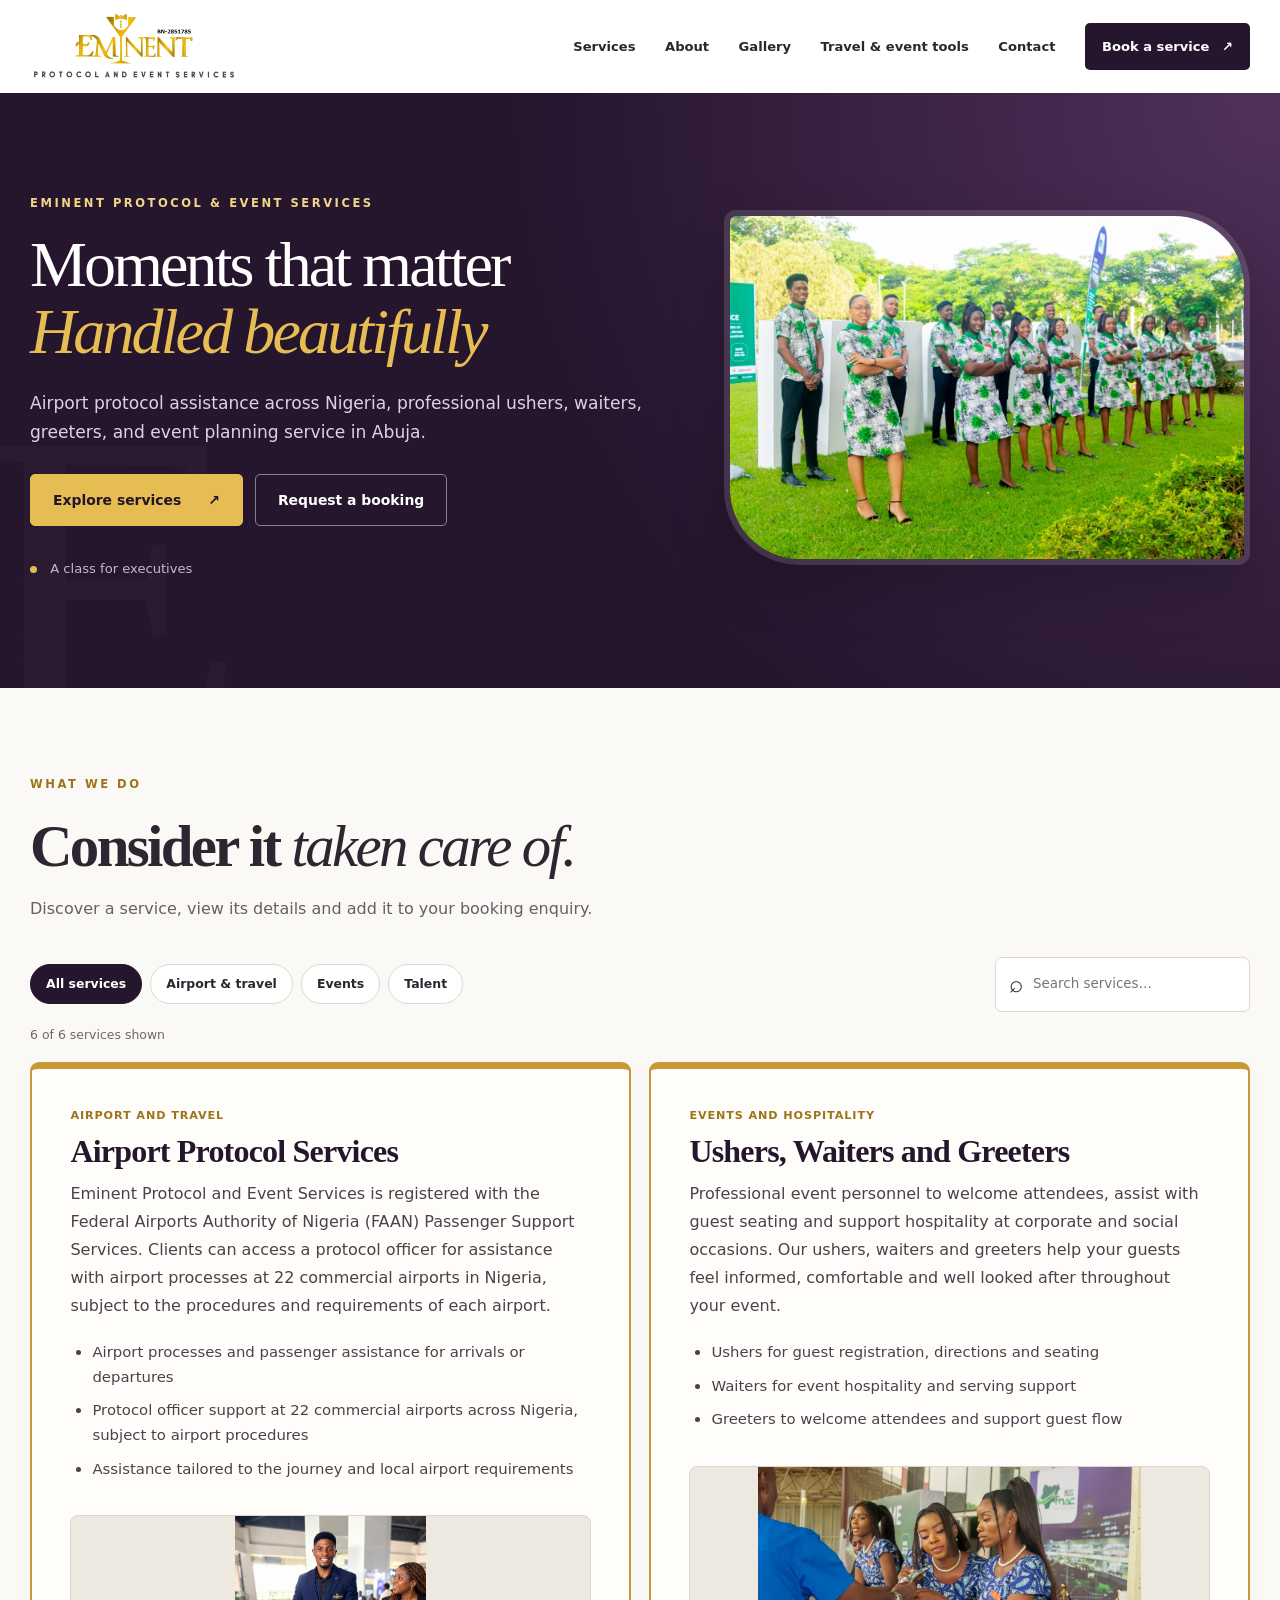
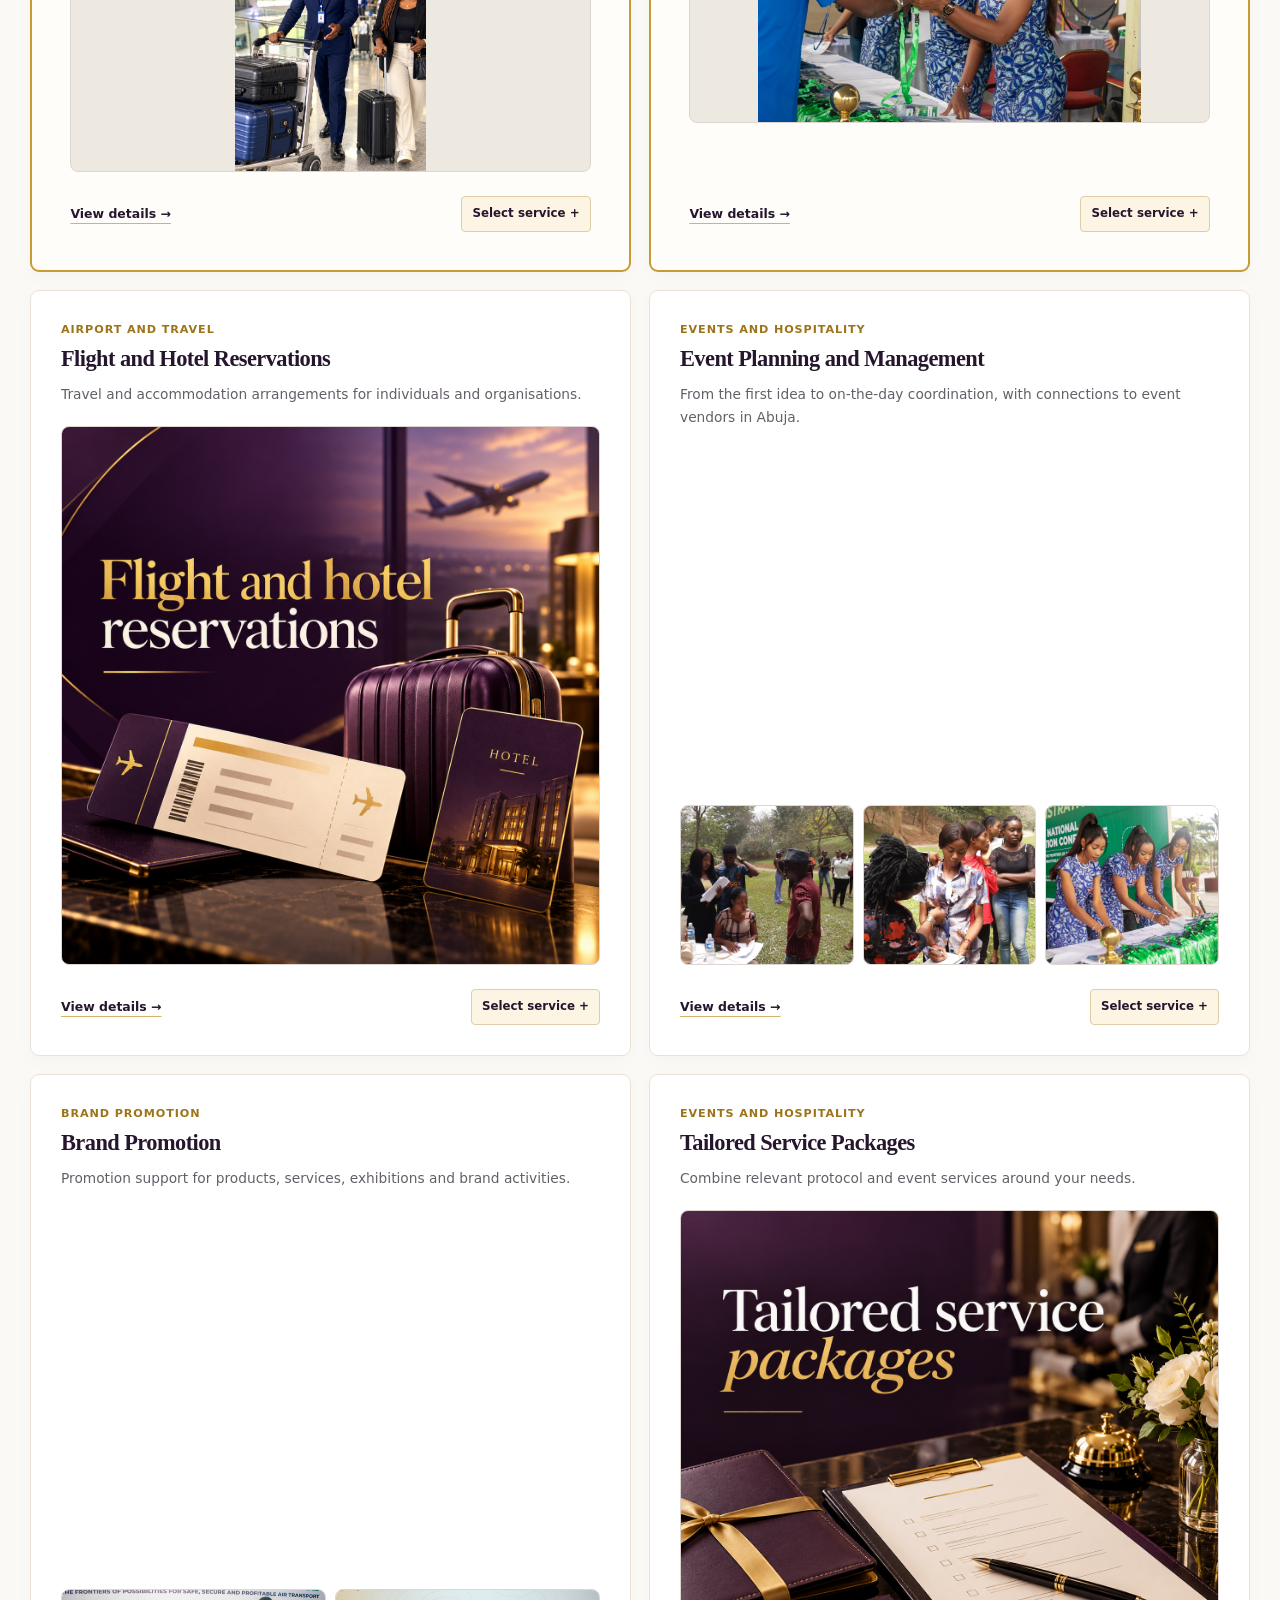
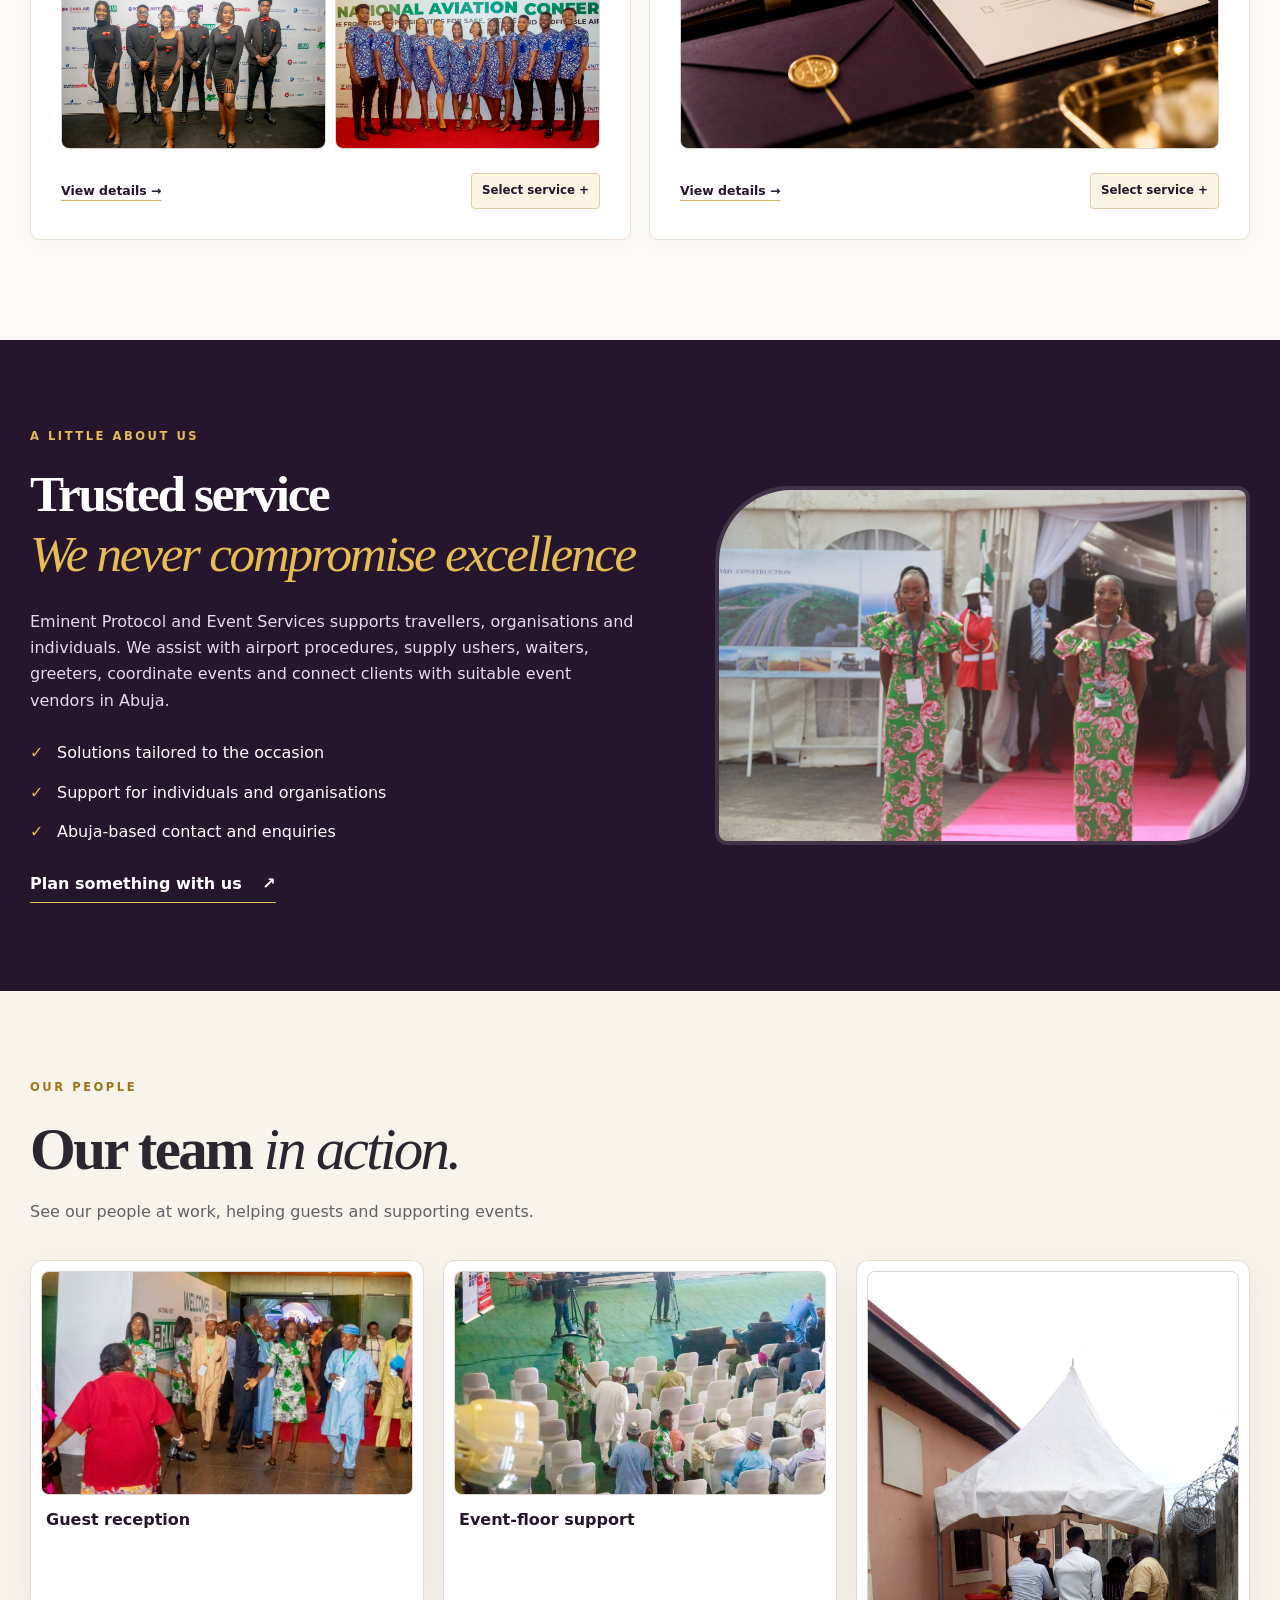
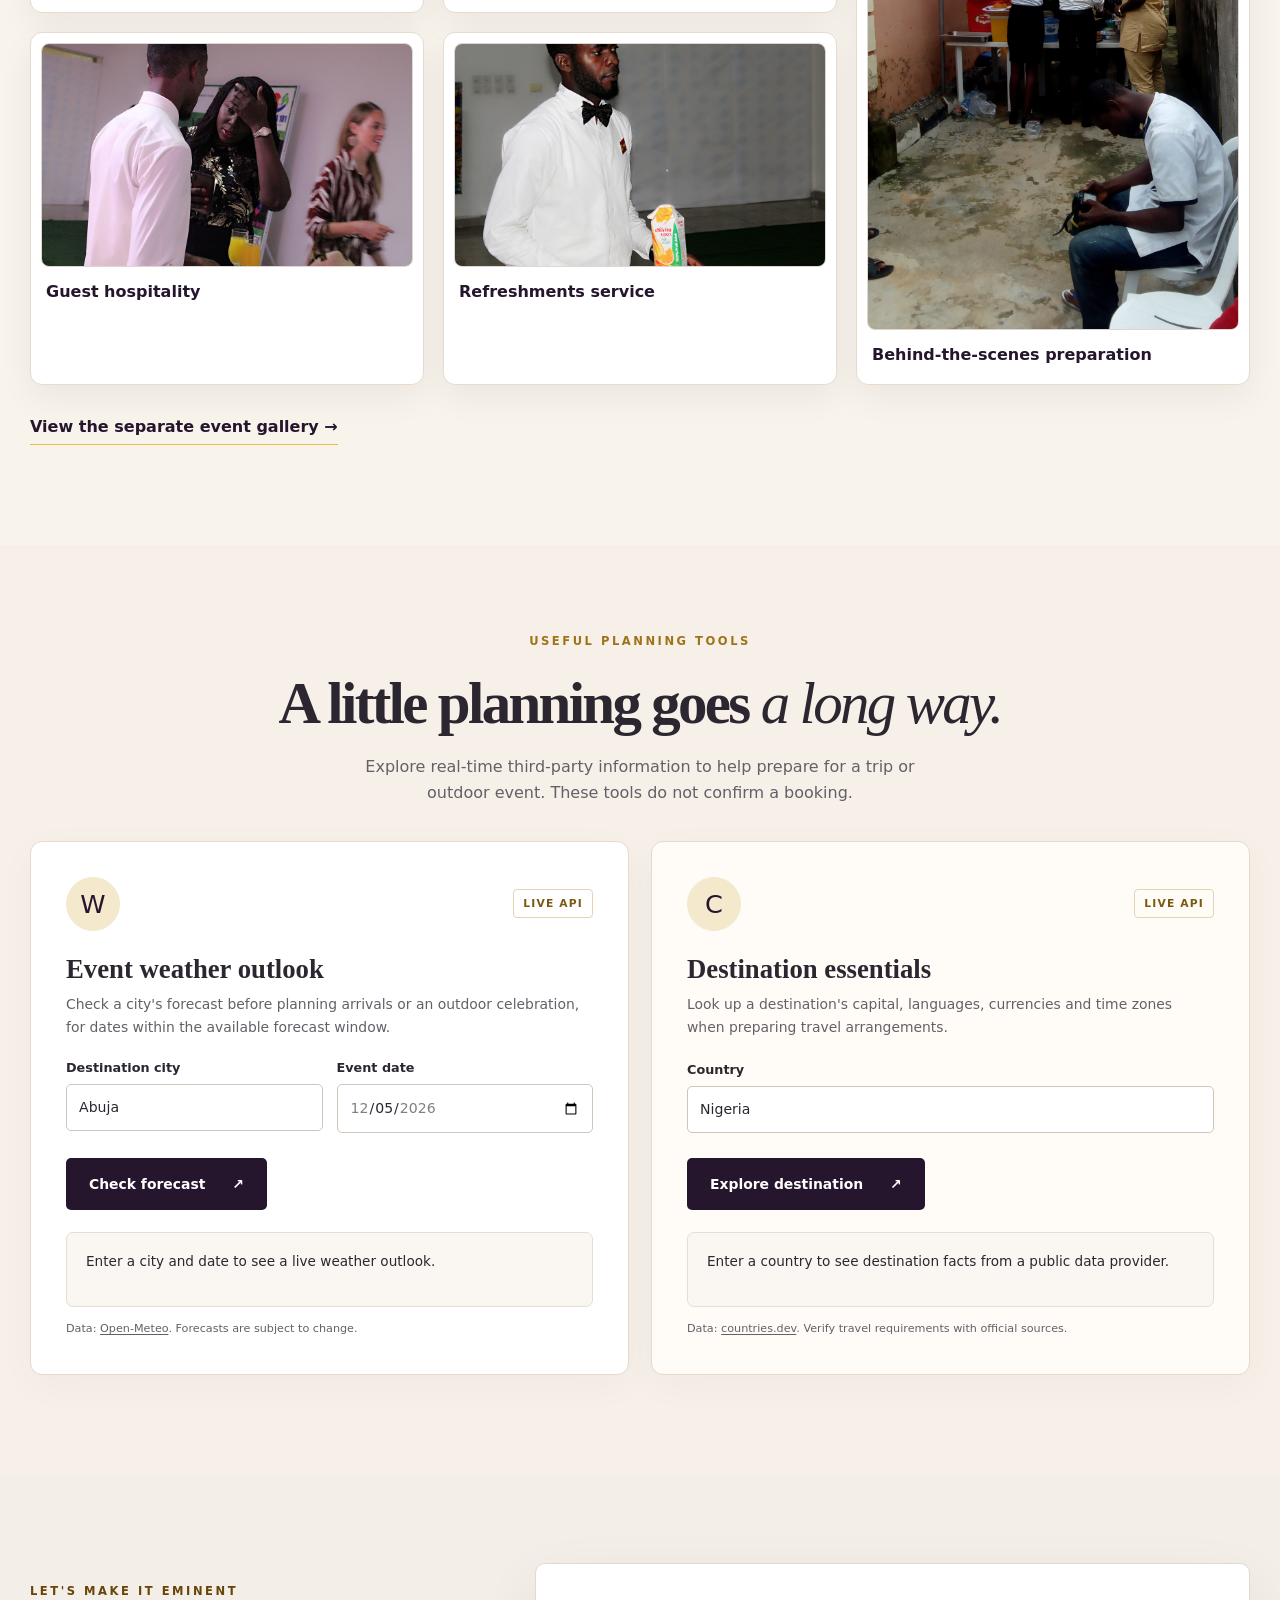
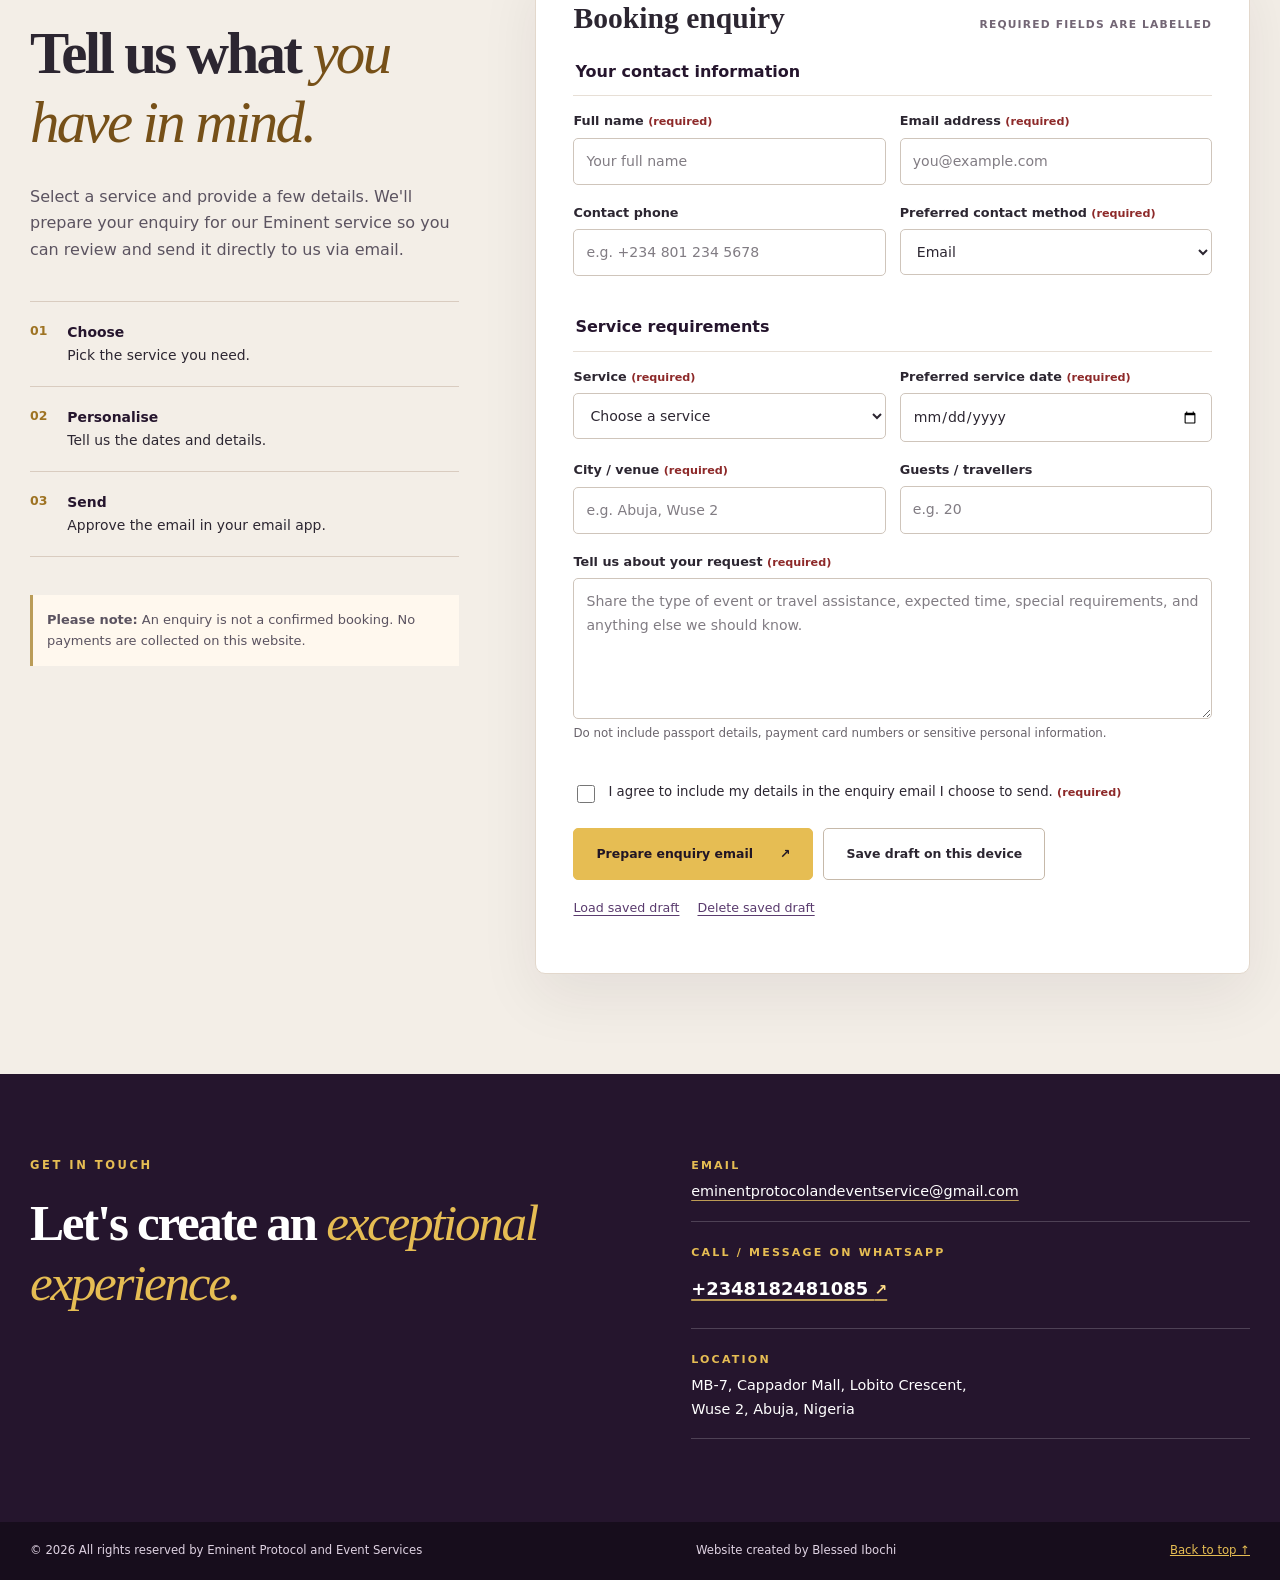
<file: MyEminentWebApp/index.html>
<!doctype html>

<html lang="en">
<head>
<meta charset="utf-8"/>
<meta content="width=device-width, initial-scale=1" name="viewport"/>
<meta content="light" name="color-scheme"/>
<meta content="#25152d" name="theme-color"/>
<meta content="Explore airport protocol, professional event personnel and event services at Eminent Protocol and Event Services, Abuja. Choose a service and prepare a booking enquiry." name="description"/>
<title>Eminent | Protocol &amp; Event Services</title>
<link href="assets/favicon.svg" rel="icon" type="image/svg+xml"/>
<link href="styles.css" rel="stylesheet"/>
<link href="feature-photos.css" rel="stylesheet"/>
<script defer="" src="script.js"></script>
<script defer="" src="feature-photos.js"></script>
</head>
<body>
<a class="skip-link" href="#main">Skip to main content</a>
<header class="site-header" id="top">
<div class="container header-inner">
<a aria-label="Eminent Protocol and Event Services — homepage" class="brand" href="#top">
<img alt="Eminent Protocol and Event Services" height="297" src="assets/eminent-logo.png" width="804"/>
</a>
<button aria-controls="primary-navigation" aria-expanded="false" aria-label="Open navigation menu" class="menu-toggle" id="menu-toggle" type="button">
<span></span><span></span><span></span>
</button>
<nav aria-label="Main navigation" class="primary-navigation" id="primary-navigation">
<a href="#services">Services</a>
<a href="#why-us">About</a>
<a href="gallery.html">Gallery</a>
<a href="#planning-tools">Travel &amp; event tools</a>
<a href="#contact">Contact</a>
<a class="nav-cta" href="#booking">Book a service <span aria-hidden="true">↗</span></a>
</nav>
</div>
</header>
<main id="main">
<section aria-labelledby="hero-title" class="hero">
<div class="container hero-layout hero-has-photo">
<div class="hero-copy">
<p class="eyebrow eyebrow-light">EMINENT PROTOCOL &amp; EVENT SERVICES</p>
<h1 id="hero-title">Moments that matter<br/><em>Handled beautifully</em></h1>
<p class="hero-description">Airport protocol assistance across Nigeria, professional ushers, waiters, greeters, and event planning service in Abuja.</p>
<div class="hero-buttons">
<a class="button button-gold" href="#services">Explore services <span aria-hidden="true">↗</span></a>
<a class="button button-outline-light" href="#booking">Request a booking</a>
</div>
<p class="hero-subline"><span aria-hidden="true" class="gold-dot"></span> A class for executives </p>
</div>
<figure class="site-photo hero-feature-photo" data-photo-frame="">
<img alt="Eminent Protocol and Event Services team standing outdoors in matching green-and-white uniforms." data-optional-photo="" fetchpriority="high" height="853" src="assets/website/home.jpg" width="1280"/>
</figure>
</div>
<div aria-hidden="true" class="hero-watermark">E</div>
</section>
<section aria-labelledby="services-title" class="section services-section" id="services">
<div class="container">
<div class="section-heading section-heading-row">
<div>
<p class="eyebrow">WHAT WE DO</p>
<h2 id="services-title">Consider it <em>taken care of.</em></h2>
<p>Discover a service, view its details and add it to your booking enquiry.</p>
</div>
</div>
<div aria-label="Find a service" class="service-toolbar" role="search">
<div aria-label="Filter services by category" class="service-filters" role="group">
<button aria-pressed="true" class="filter-button is-active" data-filter="all" type="button">All services</button>
<button aria-pressed="false" class="filter-button" data-filter="travel" type="button">Airport &amp; travel</button>
<button aria-pressed="false" class="filter-button" data-filter="events" type="button">Events</button>
<button aria-pressed="false" class="filter-button" data-filter="talent" type="button">Talent</button>
</div>
<div class="service-search-wrap">
<label class="visually-hidden" for="service-search">Search services</label>
<span aria-hidden="true">⌕</span>
<input autocomplete="off" id="service-search" placeholder="Search services…" type="search"/>
</div>
</div>
<p aria-live="polite" class="result-count" id="service-count" role="status"></p>
<div class="service-grid" id="service-grid"></div>
<p class="empty-state" hidden="" id="no-services">No matching services. Try a different keyword or choose “All services”.</p>
</div>
</section>
<section aria-labelledby="about-title" class="feature-strip" id="why-us">
<div class="container feature-grid about-has-photo">
<div class="feature-copy">
<p class="eyebrow eyebrow-gold">A LITTLE ABOUT US</p>
<h2 id="about-title">Trusted service<br/><em>We never compromise excellence</em></h2>
<p>Eminent Protocol and Event Services supports travellers, organisations and individuals. We assist with airport procedures, supply ushers, waiters, greeters, coordinate events and connect clients with suitable event vendors in Abuja.</p>
<ul class="tick-list">
<li>Solutions tailored to the occasion</li>
<li>Support for individuals and organisations</li>
<li>Abuja-based contact and enquiries</li>
</ul>
<a class="text-link" href="#booking">Plan something with us <span aria-hidden="true">↗</span></a>
</div>
<figure class="site-photo about-feature-photo" data-photo-frame="">
<img alt="Two Eminent event ushers in matching green-and-pink dresses standing at a red-carpet entrance." data-optional-photo="" height="720" loading="lazy" src="assets/website/about.jpg" width="1080"/>
</figure>
</div>
</section>
<section aria-labelledby="team-in-action-title" class="team-in-action section" id="team-in-action"><div class="container"><div class="section-heading"><p class="eyebrow">OUR PEOPLE</p><h2 id="team-in-action-title">Our team <em>in action.</em></h2><p>See our people at work, helping guests and supporting events.</p></div><div class="team-photo-grid"><figure class="team-photo-card"><button aria-label="Enlarge photo: Guest reception" class="feature-photo-open" data-feature-caption="Guest reception" data-feature-photo="assets/website/team-1.jpg" type="button"><img alt="Eminent personnel helping to receive guests at a conference entrance." decoding="async" height="853" loading="lazy" src="assets/website/team-1.jpg" width="1280"/><span aria-hidden="true" class="photo-enlarge-hint">View full photo</span></button><figcaption>Guest reception</figcaption></figure><figure class="team-photo-card"><button aria-label="Enlarge photo: Event-floor support" class="feature-photo-open" data-feature-caption="Event-floor support" data-feature-photo="assets/website/team-2.jpg" type="button"><img alt="Eminent team members assisting attendees in a conference hall." decoding="async" height="853" loading="lazy" src="assets/website/team-2.jpg" width="1280"/><span aria-hidden="true" class="photo-enlarge-hint">View full photo</span></button><figcaption>Event-floor support</figcaption></figure><figure class="team-photo-card"><button aria-label="Enlarge photo: Behind-the-scenes preparation" class="feature-photo-open" data-feature-caption="Behind-the-scenes preparation" data-feature-photo="assets/website/team-3.jpg" type="button"><img alt="Eminent team coordinating food and event setup under a canopy." decoding="async" height="2048" loading="lazy" src="assets/website/team-3.jpg" width="1152"/><span aria-hidden="true" class="photo-enlarge-hint">View full photo</span></button><figcaption>Behind-the-scenes preparation</figcaption></figure><figure class="team-photo-card"><button aria-label="Enlarge photo: Guest hospitality" class="feature-photo-open" data-feature-caption="Guest hospitality" data-feature-photo="assets/website/team-4.jpg" type="button"><img alt="Eminent hospitality staff engaging with guests during an event." decoding="async" height="720" loading="lazy" src="assets/website/team-4.jpg" width="1080"/><span aria-hidden="true" class="photo-enlarge-hint">View full photo</span></button><figcaption>Guest hospitality</figcaption></figure><figure class="team-photo-card"><button aria-label="Enlarge photo: Refreshments service" class="feature-photo-open" data-feature-caption="Refreshments service" data-feature-photo="assets/website/team-5.jpg" type="button"><img alt="Eminent waiter in a white shirt and black bow tie serving refreshments." decoding="async" height="720" loading="lazy" src="assets/website/team-5.jpg" width="1080"/><span aria-hidden="true" class="photo-enlarge-hint">View full photo</span></button><figcaption>Refreshments service</figcaption></figure></div><p class="photo-stories-gallery"><a class="text-link" href="gallery.html">View the separate event gallery →</a></p></div></section>
<section aria-labelledby="tools-title" class="section planning-section" id="planning-tools">
<div class="container">
<div class="section-heading centered">
<p class="eyebrow">USEFUL PLANNING TOOLS</p>
<h2 id="tools-title">A little planning goes <em>a long way.</em></h2>
<p>Explore real-time third-party information to help prepare for a trip or outdoor event. These tools do not confirm a booking.</p>
</div>
<div class="tools-grid">
<article aria-labelledby="weather-title" class="tool-panel">
<div class="tool-heading"><div aria-hidden="true" class="tool-icon">W</div><span class="api-chip">LIVE API</span></div>
<h3 id="weather-title">Event weather outlook</h3>
<p>Check a city's forecast before planning arrivals or an outdoor celebration, for dates within the available forecast window.</p>
<form class="tool-form" id="weather-form">
<div class="two-col">
<div class="field"><label for="weather-city">Destination city</label><input id="weather-city" maxlength="70" minlength="2" name="weatherCity" placeholder="e.g. Abuja" required="" type="text" value="Abuja"/></div>
<div class="field"><label for="weather-date">Event date</label><input id="weather-date" name="weatherDate" required="" type="date"/></div>
</div>
<button class="button button-dark" id="weather-button" type="submit">Check forecast <span aria-hidden="true">↗</span></button>
</form>
<div aria-atomic="true" aria-live="polite" class="tool-results" id="weather-results" role="status"><p>Enter a city and date to see a live weather outlook.</p></div>
<p class="api-credit">Data: <a href="https://open-meteo.com/" rel="noopener noreferrer" target="_blank">Open-Meteo</a>. Forecasts are subject to change.</p>
</article>
<article aria-labelledby="country-title" class="tool-panel tool-panel-alt">
<div class="tool-heading"><div aria-hidden="true" class="tool-icon">C</div><span class="api-chip">LIVE API</span></div>
<h3 id="country-title">Destination essentials</h3>
<p>Look up a destination's capital, languages, currencies and time zones when preparing travel arrangements.</p>
<form class="tool-form" id="country-form">
<div class="field"><label for="country-name">Country</label><input id="country-name" maxlength="70" minlength="2" name="country" placeholder="e.g. Nigeria" required="" type="text" value="Nigeria"/></div>
<button class="button button-dark" id="country-button" type="submit">Explore destination <span aria-hidden="true">↗</span></button>
</form>
<div aria-atomic="true" aria-live="polite" class="tool-results" id="country-results" role="status"><p>Enter a country to see destination facts from a public data provider.</p></div>
<p class="api-credit">Data: <a href="https://countries.dev/" rel="noopener noreferrer" target="_blank">countries.dev</a>. Verify travel requirements with official sources.</p>
</article>
</div>
</div>
</section>
<section aria-labelledby="booking-title" class="section booking-section" id="booking">
<div class="container booking-layout">
<aside class="booking-intro">
<p class="eyebrow eyebrow-gold">LET'S MAKE IT EMINENT</p>
<h2 id="booking-title">Tell us what <em>you have in mind.</em></h2>
<p>Select a service and provide a few details. We'll prepare your enquiry for our Eminent service so you can review and send it directly to us via email.</p>
<div aria-label="How it works" class="process-list">
<div><span>01</span><p><strong>Choose</strong><br/>Pick the service you need.</p></div>
<div><span>02</span><p><strong>Personalise</strong><br/>Tell us the dates and details.</p></div>
<div><span>03</span><p><strong>Send</strong><br/>Approve the email in your email app.</p></div>
</div>
<p class="booking-disclaimer"><strong>Please note:</strong> An enquiry is not a confirmed booking. No payments are collected on this website.</p>
</aside>
<div class="booking-card">
<div class="form-card-top"><h3>Booking enquiry</h3><span>REQUIRED FIELDS ARE LABELLED</span></div>
<form id="booking-form">
<fieldset>
<legend>Your contact information</legend>
<div class="two-col">
<div class="field"><label for="full-name">Full name <span class="required-label">(required)</span></label><input autocomplete="name" id="full-name" maxlength="100" minlength="2" name="fullName" placeholder="Your full name" required="" type="text"/></div>
<div class="field"><label for="email">Email address <span class="required-label">(required)</span></label><input autocomplete="email" id="email" maxlength="120" name="email" placeholder="you@example.com" required="" type="email"/></div>
</div>
<div class="two-col">
<div class="field"><label for="phone">Contact phone</label><input autocomplete="tel" id="phone" maxlength="24" name="phone" pattern="[+0-9() .-]{7,24}" placeholder="e.g. +234 801 234 5678" title="Use 7–24 characters: numbers, spaces, +, parentheses, full stops or hyphens." type="tel"/></div>
<div class="field"><label for="contact-method">Preferred contact method <span class="required-label">(required)</span></label><select id="contact-method" name="contactMethod" required=""><option value="Email">Email</option><option value="Phone">Phone</option></select></div>
</div>
</fieldset>
<fieldset>
<legend>Service requirements</legend>
<div class="two-col">
<div class="field"><label for="booking-service">Service <span class="required-label">(required)</span></label><select id="booking-service" name="service" required=""><option value="">Choose a service</option></select></div>
<div class="field"><label for="booking-date">Preferred service date <span class="required-label">(required)</span></label><input id="booking-date" name="date" required="" type="date"/></div>
</div>
<div class="two-col">
<div class="field"><label for="booking-city">City / venue <span class="required-label">(required)</span></label><input id="booking-city" maxlength="120" minlength="2" name="city" placeholder="e.g. Abuja, Wuse 2" required="" type="text"/></div>
<div class="field"><label for="guest-count">Guests / travellers</label><input id="guest-count" max="100000" min="1" name="guests" placeholder="e.g. 20" step="1" type="number"/></div>
</div>
<div class="field"><label for="event-details">Tell us about your request <span class="required-label">(required)</span></label><textarea id="event-details" maxlength="700" minlength="10" name="details" placeholder="Share the type of event or travel assistance, expected time, special requirements, and anything else we should know." required="" rows="5"></textarea><p class="field-help">Do not include passport details, payment card numbers or sensitive personal information.</p></div>
</fieldset>
<div class="consent-row"><input id="consent" name="consent" required="" type="checkbox"/><label for="consent">I agree to include my details in the enquiry email I choose to send. <span class="required-label">(required)</span></label></div>
<div class="form-buttons">
<button class="button button-gold" id="prepare-email" type="submit">Prepare enquiry email <span aria-hidden="true">↗</span></button>
<button class="button button-secondary" id="save-draft" type="button">Save draft on this device</button>
</div>
<div class="draft-actions"><button class="inline-action" id="load-draft" type="button">Load saved draft</button><button class="inline-action" id="clear-draft" type="button">Delete saved draft</button></div>
<div aria-live="polite" class="form-feedback" id="booking-feedback" role="status" tabindex="-1"></div>
<div class="email-preview" hidden="" id="email-preview"><h4>Your prepared enquiry</h4><pre id="email-preview-text"></pre><button class="button button-secondary" id="copy-enquiry" type="button">Copy enquiry text</button></div>
</form>
</div>
</div>
</section>
<section aria-labelledby="contact-title" class="contact-section" id="contact">
<div class="container contact-grid">
<div><p class="eyebrow eyebrow-gold">GET IN TOUCH</p><h2 id="contact-title">Let's create an <em>exceptional experience.</em></h2></div>
<div class="contact-details">
<div><span>EMAIL</span><a href="mailto:eminentprotocolandeventservice@gmail.com">eminentprotocolandeventservice@gmail.com</a></div>
<div class="contact-whatsapp"><span>CALL / MESSAGE ON WHATSAPP</span><a href="https://wa.me/2348182481085" target="_blank" rel="noopener noreferrer" aria-label="Message Eminent on WhatsApp at +2348182481085 (opens in a new tab)">+2348182481085 <span aria-hidden="true" class="contact-link-arrow">↗</span></a></div>
<div><span>LOCATION</span><address>MB-7, Cappador Mall, Lobito Crescent,<br/>Wuse 2, Abuja, Nigeria</address></div>
</div>
</div>
</section>
</main>
<footer class="site-footer"><div class="container footer-inner"><span>© <span id="copyright-year">2026</span> All rights reserved by Eminent Protocol and Event Services</span><span>Website created by Blessed Ibochi</span><a href="#top">Back to top ↑</a></div></footer>
<dialog aria-describedby="dialog-description" aria-labelledby="dialog-title" id="service-dialog">
<div class="dialog-top"><span class="dialog-category" id="dialog-category"></span><button aria-label="Close service details" class="dialog-close" id="dialog-close" type="button">×</button></div>
<div class="dialog-content"><p class="eyebrow">DISCOVER THIS SERVICE</p><h2 id="dialog-title"></h2><p id="dialog-description"></p><h3>How we can help</h3><ul class="tick-list" id="dialog-features"></ul><button class="button button-gold" id="dialog-book" type="button">Enquire about this service <span aria-hidden="true">↗</span></button></div>
</dialog>
<script type="application/ld+json">
  {"@context":"https://schema.org","@type":"ProfessionalService","name":"Eminent Protocol and Event Services","description":"Airport protocol services across Nigeria, professional event staff, event planning and management in Abuja, Nigeria.","email":"eminentprotocolandeventservice@gmail.com","telephone":"+2348182481085","address":{"@type":"PostalAddress","streetAddress":"MB-7, Cappador Mall, Lobito Crescent, Wuse 2","addressLocality":"Abuja","addressCountry":"NG"}}
  </script>
<dialog aria-labelledby="feature-photo-caption" class="feature-photo-dialog" id="feature-photo-dialog"><div class="feature-photo-dialog-inner"><div class="feature-photo-dialog-head"><span>EMINENT PHOTOGRAPHS</span><button aria-label="Close enlarged photograph" id="feature-photo-close" type="button">Close ×</button></div><img alt="" height="853" id="feature-photo-full" width="1280"/><p id="feature-photo-caption"></p></div></dialog></body>
</html>
</file>
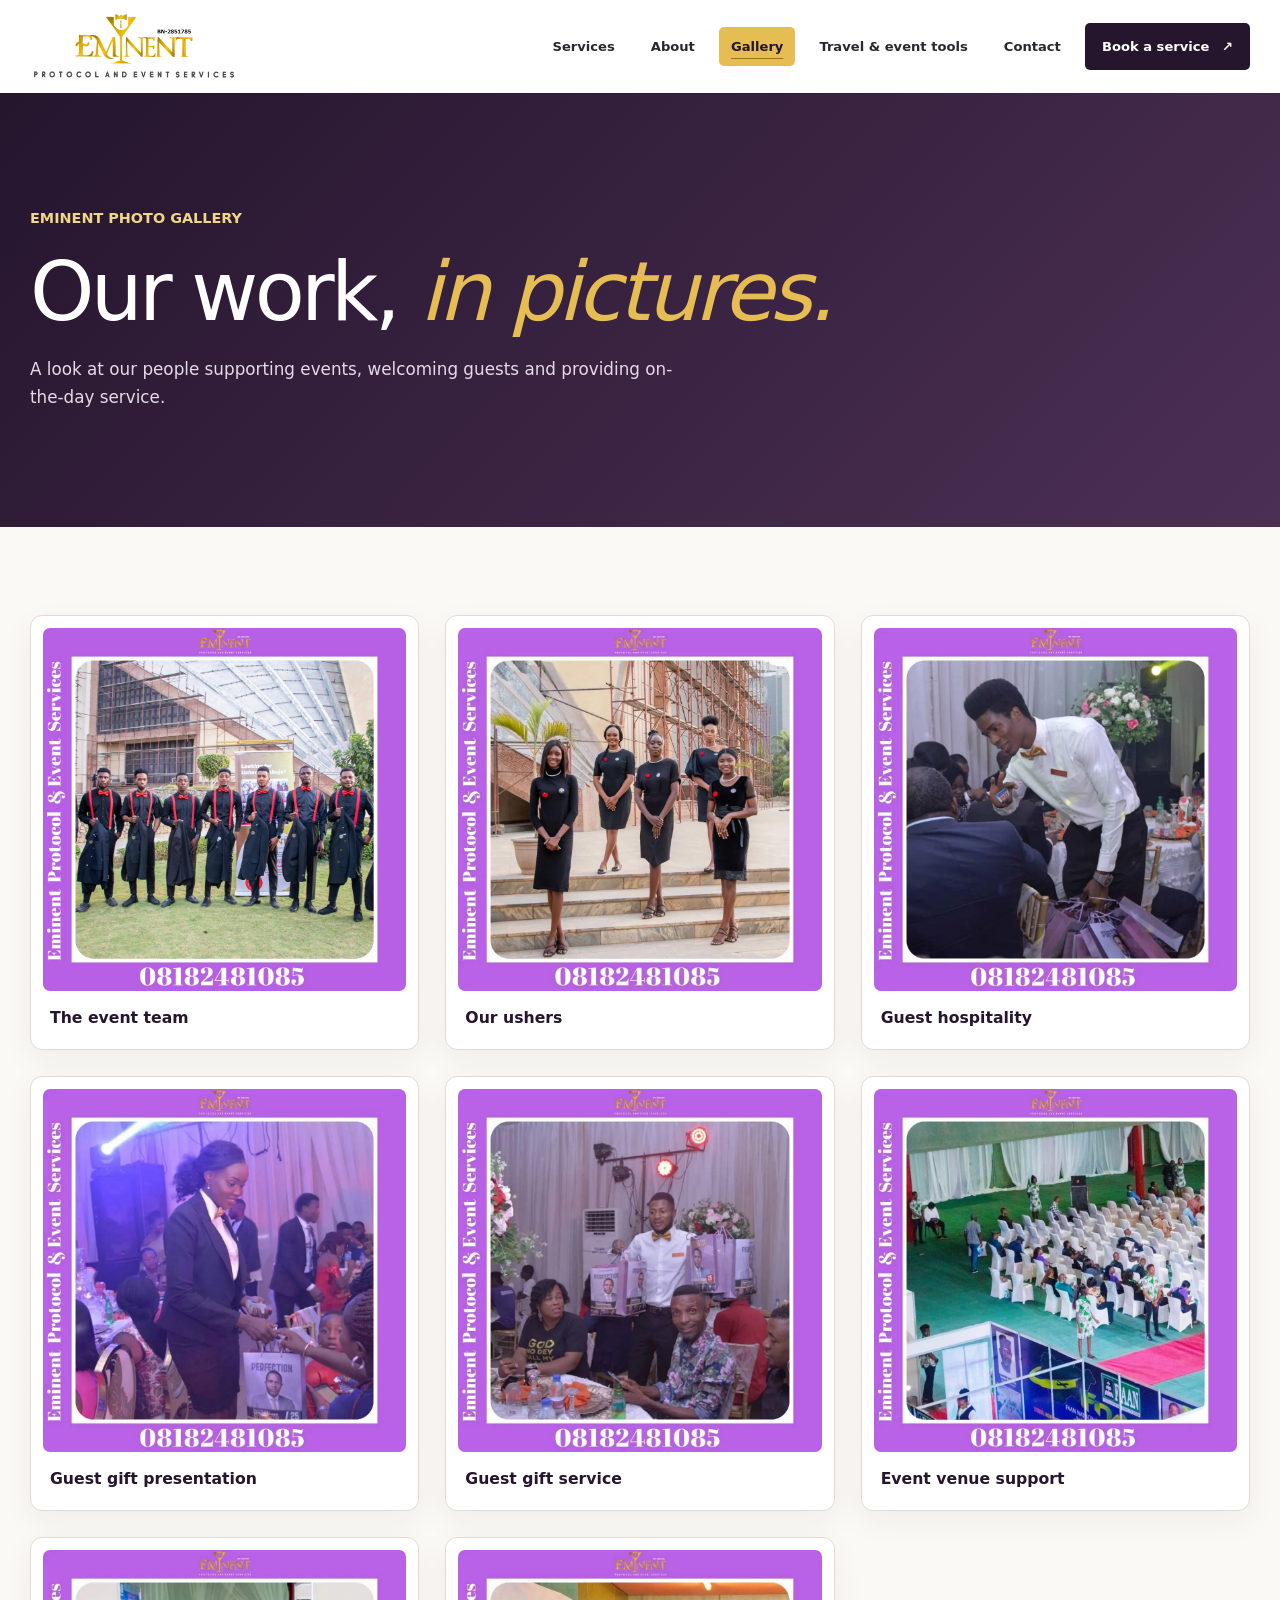
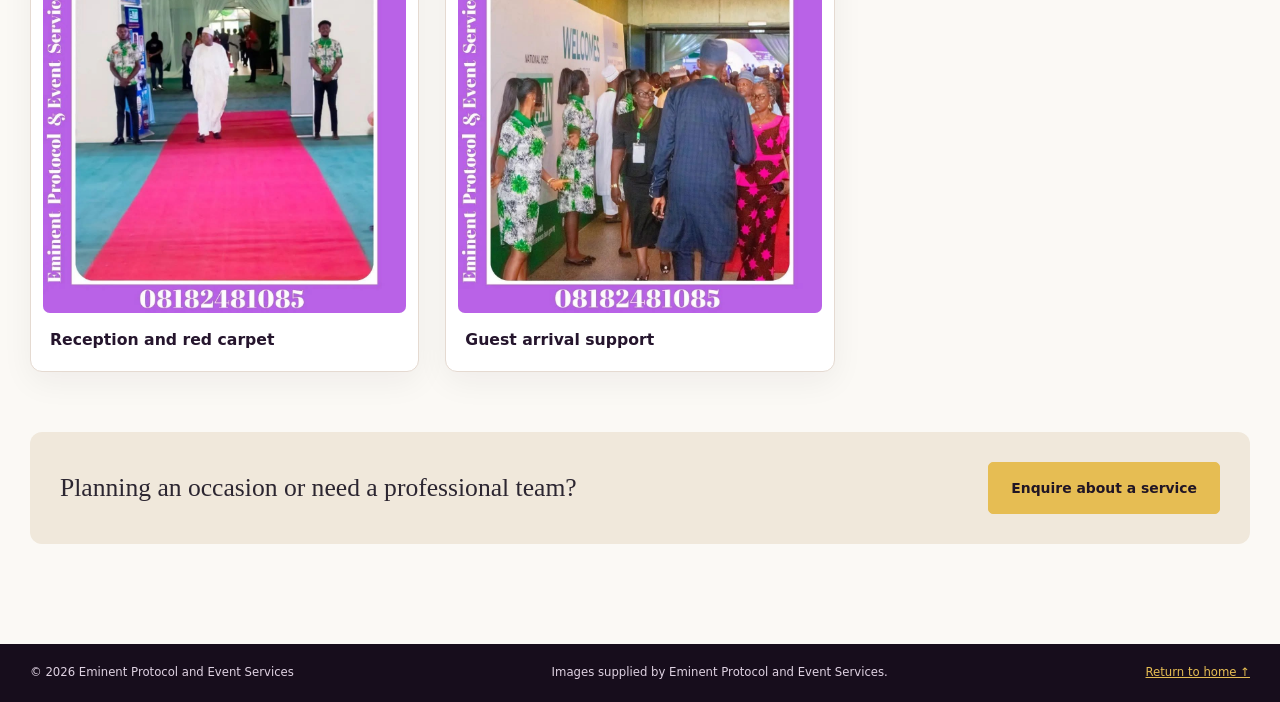
<file: gallery.html>
<!doctype html>
<html lang="en">
<head>
  <meta charset="utf-8">
  <meta name="viewport" content="width=device-width, initial-scale=1">
  <meta name="color-scheme" content="light">
  <meta name="theme-color" content="#25152d">
  <meta name="description" content="Explore photographs of the Eminent Protocol and Event Services team supporting events, hospitality and receptions.">
  <title>Gallery | Eminent Protocol &amp; Event Services</title>
  <link rel="icon" href="assets/favicon.svg" type="image/svg+xml">
  <link rel="stylesheet" href="styles.css">
  <link rel="stylesheet" href="gallery.css">
  <script src="gallery.js" defer></script>
</head>
<body>
  <a class="skip-link" href="#main">Skip to gallery</a>
  <header class="site-header" id="top">
    <div class="container header-inner">
      <a class="brand" href="index.html" aria-label="Eminent Protocol and Event Services — homepage">
        <img src="assets/eminent-logo.png" alt="Eminent Protocol and Event Services" width="804" height="297">
      </a>
      <button id="menu-toggle" class="menu-toggle" type="button" aria-expanded="false" aria-controls="primary-navigation" aria-label="Open navigation menu">
        <span></span><span></span><span></span>
      </button>
      <nav id="primary-navigation" class="primary-navigation" aria-label="Main navigation">
        <a href="index.html#services">Services</a>
        <a href="index.html#why-us">About</a>
        <a href="gallery.html" aria-current="page">Gallery</a>
        <a href="index.html#planning-tools">Travel &amp; event tools</a>
        <a href="index.html#contact">Contact</a>
        <a href="index.html#booking" class="nav-cta">Book a service <span aria-hidden="true">↗</span></a>
      </nav>
    </div>
  </header>
  <main id="main">
    <section class="gallery-intro" aria-labelledby="gallery-heading">
      <div class="container">
        <p class="eyebrow eyebrow-light">EMINENT PHOTO GALLERY</p>
        <h1 id="gallery-heading">Our work, <em>in pictures.</em></h1>
        <p>A look at our people supporting events, welcoming guests and providing on-the-day service.</p>
      </div>
    </section>
    <section class="section gallery-section" aria-label="Eminent event and hospitality photographs">
      <div class="container">
        <div class="gallery-grid">
        <figure class="gallery-card">
          <button class="gallery-open" type="button" data-gallery-index="0" aria-label="Enlarge photo: The event team">
            <img src="assets/gallery/event-team-men.jpg" alt="Six members of the Eminent event team wearing black and red uniforms outdoors." width="1080" height="1080" loading="eager" decoding="async">
            <span class="gallery-view">View photograph</span>
          </button>
          <figcaption>The event team</figcaption>
        </figure>
        <figure class="gallery-card">
          <button class="gallery-open" type="button" data-gallery-index="1" aria-label="Enlarge photo: Our ushers">
            <img src="assets/gallery/ushers-team.jpg" alt="Four event ushers in matching black outfits standing outside a venue." width="1080" height="1080" loading="eager" decoding="async">
            <span class="gallery-view">View photograph</span>
          </button>
          <figcaption>Our ushers</figcaption>
        </figure>
        <figure class="gallery-card">
          <button class="gallery-open" type="button" data-gallery-index="2" aria-label="Enlarge photo: Guest hospitality">
            <img src="assets/gallery/guest-hospitality.jpg" alt="An event attendant assisting a seated guest at a function." width="1080" height="1080" loading="eager" decoding="async">
            <span class="gallery-view">View photograph</span>
          </button>
          <figcaption>Guest hospitality</figcaption>
        </figure>
        <figure class="gallery-card">
          <button class="gallery-open" type="button" data-gallery-index="3" aria-label="Enlarge photo: Guest gift presentation">
            <img src="assets/gallery/guest-gift-presentation.jpg" alt="An event team member presenting a gift bag to an attendee." width="1080" height="1080" loading="eager" decoding="async">
            <span class="gallery-view">View photograph</span>
          </button>
          <figcaption>Guest gift presentation</figcaption>
        </figure>
        <figure class="gallery-card">
          <button class="gallery-open" type="button" data-gallery-index="4" aria-label="Enlarge photo: Guest gift service">
            <img src="assets/gallery/guest-gifts.jpg" alt="An event attendant carrying gift bags for guests at a celebration." width="1080" height="1080" loading="eager" decoding="async">
            <span class="gallery-view">View photograph</span>
          </button>
          <figcaption>Guest gift service</figcaption>
        </figure>
        <figure class="gallery-card">
          <button class="gallery-open" type="button" data-gallery-index="5" aria-label="Enlarge photo: Event venue support">
            <img src="assets/gallery/event-venue.jpg" alt="An overhead view of seating and attendees at a large event." width="1080" height="1080" loading="eager" decoding="async">
            <span class="gallery-view">View photograph</span>
          </button>
          <figcaption>Event venue support</figcaption>
        </figure>
        <figure class="gallery-card">
          <button class="gallery-open" type="button" data-gallery-index="6" aria-label="Enlarge photo: Reception and red carpet">
            <img src="assets/gallery/red-carpet.jpg" alt="Two event staff welcoming guests alongside a red carpet." width="1080" height="1080" loading="eager" decoding="async">
            <span class="gallery-view">View photograph</span>
          </button>
          <figcaption>Reception and red carpet</figcaption>
        </figure>
        <figure class="gallery-card">
          <button class="gallery-open" type="button" data-gallery-index="7" aria-label="Enlarge photo: Guest arrival support">
            <img src="assets/gallery/arrival-reception.jpg" alt="Event representatives assisting guests in a reception area." width="1080" height="1080" loading="eager" decoding="async">
            <span class="gallery-view">View photograph</span>
          </button>
          <figcaption>Guest arrival support</figcaption>
        </figure>
        </div>
        <div class="gallery-bottom"><p>Planning an occasion or need a professional team?</p><a class="button button-gold" href="index.html#booking">Enquire about a service</a></div>
      </div>
    </section>
  </main>
  <footer class="site-footer"><div class="container footer-inner"><span>© 2026 Eminent Protocol and Event Services</span><span>Images supplied by Eminent Protocol and Event Services.</span><a href="index.html">Return to home ↑</a></div></footer>
  <dialog id="gallery-dialog" class="gallery-dialog" aria-labelledby="gallery-dialog-caption">
    <div class="gallery-dialog-inner">
      <div class="gallery-dialog-top"><p class="gallery-dialog-brand">EMINENT GALLERY</p><button id="gallery-close" class="gallery-dialog-close" type="button" aria-label="Close photograph">Close ×</button></div>
      <div class="gallery-lightbox-image"><img id="gallery-full-image" alt="" width="1080" height="1080"></div>
      <div class="gallery-dialog-bottom">
        <button class="gallery-step" id="gallery-prev" type="button" aria-label="Previous photograph">← Previous</button>
        <p id="gallery-dialog-caption" aria-live="polite"></p>
        <button class="gallery-step" id="gallery-next" type="button" aria-label="Next photograph">Next →</button>
      </div>
    </div>
  </dialog>
</body>
</html>
</file>
<file: MyEminentWebApp/styles.css>
/* Eminent: original, mobile-first styling. Design tokens make brand changes simple. */
:root {
  --plum: #25152d;
  --plum-soft: #39223e;
  --gold: #e6bd53;
  --gold-deep: #9d741a;
  --cream: #fbf9f5;
  --warm: #f3eee7;
  --ivory: #fffdf9;
  --ink: #2c2631;
  --muted: #655f68;
  --line: #ded7d0;
  --focus: #c28a05;
  --error: #9c2424;
  --success: #205d3a;
  --radius: 18px;
  --shadow: 0 22px 60px rgba(41, 21, 42, .075);
}
*, *::before, *::after { box-sizing: border-box; }
html { scroll-behavior: smooth; scroll-padding-top: 92px; }
body { margin: 0; background: var(--cream); color: var(--ink); font: 400 16px/1.65 system-ui, -apple-system, BlinkMacSystemFont, "Segoe UI", Arial, sans-serif; }
img { display: block; max-width: 100%; }
a { color: inherit; }
button, input, select, textarea { font: inherit; }
button { cursor: pointer; }
:focus-visible { outline: 3px solid var(--focus); outline-offset: 4px; }
[hidden] { display: none !important; }
.visually-hidden { position: absolute !important; width: 1px; height: 1px; padding: 0; margin: -1px; overflow: hidden; clip: rect(0, 0, 0, 0); white-space: nowrap; border: 0; }
.container { width: min(100% - 40px, 1220px); margin-inline: auto; }
.section { padding: 88px 0 100px; }
h1, h2, h3, h4, p { margin-top: 0; }
h1, h2, h3, h4 { line-height: 1.18; }
h1, h2 { font-family: Georgia, "Times New Roman", serif; letter-spacing: -.045em; }
h1 em, h2 em { font-weight: 400; }
h2 { font-size: clamp(2.35rem, 4.6vw, 4.4rem); }
.eyebrow { display: flex; align-items: center; gap: 10px; margin: 0 0 20px; color: var(--gold-deep); font-size: .72rem; font-weight: 800; letter-spacing: .22em; line-height: 1.4; }
.eyebrow-light { color: #f1d687; }
.eyebrow-gold { color: var(--gold); }
.button { display: inline-flex; justify-content: center; align-items: center; gap: 27px; min-height: 52px; padding: 13px 22px; border: 1px solid transparent; border-radius: 5px; text-decoration: none; font-size: .87rem; font-weight: 750; line-height: 1.3; text-align: center; transition: background .2s, color .2s, transform .2s, box-shadow .2s; }
.button:hover { transform: translateY(-2px); }
.button:disabled { opacity: .65; cursor: wait; transform: none; }
.button-gold { background: var(--gold); color: #211625; border-color: var(--gold); }
.button-gold:hover { background: #f6d776; box-shadow: 0 7px 24px rgba(212, 170, 61, .23); }
.button-outline-light { color: #fff; border-color: rgba(255,255,255,.45); }
.button-outline-light:hover { background: #fff; color: var(--plum); }
.button-dark { background: var(--plum); color: white; }
.button-dark:hover { background: #4b3154; }
.button-secondary { border-color: #c6b9aa; background: #fff; color: var(--ink); }
.button-secondary:hover { background: #f7f1e7; }
.skip-link { position: absolute; top: -100px; left: 16px; z-index: 30; background: #fff; color: var(--plum); padding: 12px 20px; }
.skip-link:focus { top: 12px; }
/* Header */
.site-header { background: white; position: sticky; top: 0; z-index: 20; box-shadow: 0 1px 0 rgba(0, 0, 0, .07); }
.header-inner { display: flex; align-items: center; justify-content: space-between; min-height: 93px; gap: 24px; }
.brand { display: inline-flex; align-items: center; flex-shrink: 0; }
.brand img { width: 206px; height: auto; }
.primary-navigation { display: flex; align-items: center; gap: clamp(14px, 2.3vw, 33px); }
.primary-navigation a { font-size: .82rem; font-weight: 700; white-space: nowrap; text-decoration: none; }
.primary-navigation a:not(.nav-cta):hover { color: var(--gold-deep); }
.primary-navigation .nav-cta { background: var(--plum); color: white; border-radius: 5px; padding: 13px 17px; }
.primary-navigation .nav-cta:hover { background: var(--plum-soft); }
.nav-cta span { padding-left: 8px; }
.menu-toggle { display: none; }
/* Hero */
.hero { position: relative; isolation: isolate; overflow: hidden; background: radial-gradient(circle at 100% 0%, #50315b, var(--plum) 54%); color: white; }
.hero-layout { position: relative; z-index: 1; display: grid; grid-template-columns: minmax(0, 1fr); align-items: center; gap: clamp(30px, 6vw, 85px); min-height: 515px; padding-block: 72px 78px; }
.hero-copy { padding-block: 30px; }
.hero h1 { max-width: 930px; margin-bottom: 24px; font-size: clamp(3.2rem, 6.2vw, 6.2rem); line-height: 1.05; font-weight: 400; }
.hero h1 em { display: inline-block; color: var(--gold); }
.hero-description { max-width: 740px; margin-bottom: 28px; color: #dcd3df; font-size: 1.07rem; }
.hero-buttons { display: flex; gap: 12px; flex-wrap: wrap; }
.hero-subline { margin: 32px 0 0; color: #c7b8cb; font-size: .82rem; }
.gold-dot { display: inline-block; width: 7px; height: 7px; margin-right: 9px; border-radius: 100%; background: var(--gold); }
.hero-watermark { position: absolute; left: -27px; bottom: -125px; z-index: 0; color: rgba(255,255,255,.025); font: 500 450px/1 Georgia,serif; pointer-events: none; }
/* Highlights */
/* Sections */
.section-heading { margin-bottom: 34px; }
.section-heading h2 { margin: 0 0 15px; }
.section-heading p:not(.eyebrow) { max-width: 590px; margin-bottom: 0; color: var(--muted); }
.section-heading-row { display: flex; justify-content: space-between; align-items: flex-end; gap: 30px; }
.services-section { background: var(--cream); }
.service-toolbar { display: flex; justify-content: space-between; align-items: center; gap: 18px; margin-bottom: 13px; }
.service-filters { display: flex; gap: 8px; flex-wrap: wrap; }
.filter-button { min-height: 40px; padding: 8px 15px; border: 1px solid var(--line); border-radius: 40px; background: white; color: var(--ink); font-size: .78rem; font-weight: 700; }
.filter-button.is-active, .filter-button:hover { border-color: var(--plum); background: var(--plum); color: white; }
.service-search-wrap { display: flex; align-items: center; gap: 8px; width: min(255px, 100%); padding: 7px 13px; border: 1px solid var(--line); border-radius: 7px; background: white; }
.service-search-wrap:focus-within { outline: 2px solid var(--focus); outline-offset: 2px; }
.service-search-wrap span { font-size: 1.5rem; }
.service-search-wrap input { width: 100%; border: 0; outline: none; background: transparent; font-size: .84rem; }
.result-count { min-height: 20px; margin-bottom: 16px; color: #6f6670; font-size: .78rem; }
.service-grid { display: grid; grid-template-columns: repeat(2, minmax(0, 1fr)); gap: 18px; }
.service-card { position: relative; display: flex; flex-direction: column; min-height: 258px; padding: 27px; border: 1px solid #ebe1d7; border-radius: 9px; background: white; box-shadow: 0 5px 18px rgba(41,21,42,.025); transition: transform .2s, box-shadow .2s, border-color .2s; }
.service-card:hover { transform: translateY(-4px); border-color: #d4bd83; box-shadow: var(--shadow); }
.service-card .card-category { margin: 20px 0 7px; color: var(--gold-deep); font-size: .7rem; font-weight: 850; letter-spacing: .08em; text-transform: uppercase; }
.service-card h3 { margin: 0 0 10px; color: var(--plum); font-family: Georgia, serif; font-size: 1.4rem; letter-spacing: -.025em; }
.service-card p.card-description { flex: 1; margin: 0 0 20px; color: var(--muted); font-size: .86rem; }
.service-card-actions { display: flex; flex-wrap: wrap; align-items: center; justify-content: space-between; gap: 14px; }
.card-action { padding: 0; border: 0; background: none; color: var(--plum); text-decoration: underline; text-decoration-color: #d3b567; text-underline-offset: 5px; font-size: .78rem; font-weight: 850; }
.card-action:hover { color: #8b650e; }
.card-book { padding: 7px 10px; border: 1px solid #decda7; border-radius: 4px; background: #fcf5e4; color: var(--plum); font-size: .74rem; font-weight: 750; }
.card-book:hover { background: #f4e2b2; }
.empty-state { padding: 30px; border: 1px dashed #cbbdaf; text-align: center; }
/* Photo / About */
.feature-strip { background: var(--plum); color: white; }
.feature-grid { display: grid; grid-template-columns: 1fr; gap: 0; align-items: center; padding-block: 88px; }
.feature-copy { max-width: 900px; }
.feature-copy h2 { font-size: clamp(2.5rem, 4vw, 4rem); margin-bottom: 24px; }
.feature-copy h2 em { color: var(--gold); }
.feature-copy > p:not(.eyebrow) { color: #e6dce9; }
.tick-list { list-style: none; padding: 0; margin: 26px 0; }
.tick-list li { position: relative; margin: 0 0 13px; padding-left: 27px; }
.tick-list li::before { content: "✓"; position: absolute; left: 0; color: var(--gold); font-weight: 900; }
.text-link { display: inline-block; padding-bottom: 4px; border-bottom: 1px solid var(--gold); color: #fff; text-decoration: none; font-weight: 800; }
.text-link span { margin-left: 15px; }
/* Tools */
.planning-section { background: #f6f0e8; }
.centered { text-align: center; }
.centered .eyebrow { justify-content: center; }
.centered p:not(.eyebrow) { margin-inline: auto; }
.tools-grid { display: grid; grid-template-columns: repeat(2, minmax(0, 1fr)); gap: 22px; }
.tool-panel { display: flex; flex-direction: column; padding: clamp(24px, 3vw, 35px); border: 1px solid #e5dacb; border-radius: 12px; background: white; box-shadow: 0 10px 42px #25152d08; }
.tool-panel-alt { background: #fffcf7; }
.tool-heading { display: flex; justify-content: space-between; align-items: center; }
.tool-icon { display: grid; place-items: center; width: 54px; height: 54px; border-radius: 50%; background: #f4e8cd; color: var(--plum); font-size: 1.6rem; }
.api-chip { padding: 5px 9px; border: 1px solid #e3d4b3; border-radius: 4px; color: #7a5a12; font-size: .67rem; font-weight: 900; letter-spacing: .11em; }
.tool-panel h3 { margin: 23px 0 8px; font-family: Georgia, serif; font-size: 1.67rem; }
.tool-panel > p { margin-bottom: 18px; color: var(--muted); font-size: .87rem; }
.tool-form { margin-top: auto; }
.tool-form .button { margin-top: 8px; }
.field { margin-bottom: 17px; }
.field label { display: block; margin-bottom: 6px; color: var(--ink); font-size: .8rem; font-weight: 750; }
.field input, .field select, .field textarea { display: block; width: 100%; min-height: 46px; padding: 11px 12px; border: 1px solid #cfc5bb; border-radius: 5px; background: #fff; color: var(--ink); font-size: .88rem; }
.field input:hover, .field select:hover, .field textarea:hover { border-color: #93888f; }
.field textarea { resize: vertical; min-height: 118px; }
.field input::placeholder, .field textarea::placeholder { color: #817c83; opacity: 1; }
.field input[aria-invalid="true"], .field select[aria-invalid="true"], .field textarea[aria-invalid="true"] { border: 2px solid var(--error); }
.field-help { margin: 5px 0 0; color: #69636b; font-size: .74rem; }
.two-col { display: grid; grid-template-columns: repeat(2, minmax(0, 1fr)); gap: 14px; }
.tool-results { min-height: 75px; margin-top: 22px; padding: 17px 19px; border: 1px solid #e8ddd0; border-radius: 7px; background: #faf7f2; font-size: .85rem; }
.tool-results p { margin-bottom: 0; }
.tool-results .data-title { margin: 0 0 12px; color: var(--plum); font-weight: 850; }
.tool-results .weather-badge { display: inline-block; margin-bottom: 10px; color: var(--gold-deep); font-size: .78rem; font-weight: 800; }
.tool-results .data-big { margin-bottom: 10px; font-family: Georgia, serif; font-size: 2.3rem; line-height: 1.2; }
.tool-results dl { display: grid; grid-template-columns: 1fr 1fr; gap: 11px; margin: 0; }
.tool-results dl div { padding-top: 8px; border-top: 1px solid #e8ded5; }
.tool-results dt { color: #5e5661; font-size: .72rem; }
.tool-results dd { margin: 4px 0 0; color: var(--plum); font-size: .85rem; font-weight: 800; overflow-wrap: anywhere; }
.tool-results.error { border-color: #d9aaaa; background: #fff4f3; color: var(--error); }
.tool-panel > .api-credit { margin: 13px 0 0; font-size: .7rem; }
.api-credit a { text-underline-offset: 2px; }
/* Booking */
.booking-section { background: var(--warm); }
.booking-layout { display: grid; grid-template-columns: minmax(0, .75fr) minmax(0, 1.25fr); align-items: start; gap: clamp(30px, 6vw, 80px); }
.booking-intro { padding-top: 20px; }
.booking-intro h2 { margin-bottom: 26px; }
.booking-intro h2 em { color: #765018; }
.booking-section .eyebrow-gold { color: #684409; }
.booking-intro > p:not(.eyebrow) { color: #5b5360; }
.process-list { margin-block: 38px; border-top: 1px solid #d9ccc0; }
.process-list > div { display: flex; align-items: start; gap: 20px; border-bottom: 1px solid #d9ccc0; padding-block: 19px; }
.process-list span { color: #9e7323; font-size: .78rem; font-weight: 850; }
.process-list p { margin: 0; font-size: .87rem; }
.process-list strong { color: var(--plum); }
.booking-intro .booking-disclaimer { padding: 14px; border-left: 3px solid #ba9c58; background: #fff8ee; font-size: .81rem; }
.booking-card { min-width: 0; padding: clamp(22px, 3vw, 37px); border: 1px solid #e3d8cc; border-radius: 10px; background: white; box-shadow: var(--shadow); }
.form-card-top { display: flex; align-items: baseline; justify-content: space-between; gap: 12px; margin-bottom: 23px; }
.form-card-top h3 { margin: 0; font-family: Georgia,serif; font-size: 1.85rem; }
.form-card-top span { flex-shrink: 0; color: #736675; font-size: .67rem; font-weight: 800; letter-spacing: .11em; }
.booking-card fieldset { min-width: 0; margin: 0 0 21px; padding: 0; border: 0; }
.booking-card legend { width: 100%; margin-bottom: 14px; padding-bottom: 10px; border-bottom: 1px solid #e7dfd6; color: var(--plum); font-weight: 800; }
.booking-card .required-label { color: #8d2929; font-size: .7rem; font-weight: 700; }
.consent-row { display: flex; align-items: flex-start; gap: 10px; margin: 0 0 22px; font-size: .83rem; }
.consent-row input { width: 18px; height: 18px; margin-top: 4px; accent-color: var(--plum); flex: 0 0 auto; }
.form-buttons { display: flex; align-items: center; flex-wrap: wrap; gap: 10px; }
.form-buttons .button { font-size: .78rem; }
.draft-actions { display: flex; flex-wrap: wrap; gap: 18px; margin-top: 18px; }
.inline-action { padding: 0; border: 0; background: none; color: #5a3b6e; font-size: .79rem; text-decoration: underline; text-underline-offset: 3px; }
.inline-action:hover { color: #8b650e; }
.form-feedback { margin-top: 17px; font-size: .84rem; }
.form-feedback:not(:empty) { padding: 13px; border-radius: 5px; background: #f4f1e9; }
.form-feedback.error { color: var(--error); background: #fff0ef; }
.form-feedback.success { color: var(--success); background: #edf9f1; }
.email-preview { margin-top: 15px; padding: 15px; border: 1px solid #e3d8cc; border-radius: 6px; }
.email-preview h4 { margin: 0 0 13px; }
.email-preview pre { max-height: 260px; overflow: auto; margin: 0 0 15px; white-space: pre-wrap; overflow-wrap: anywhere; font: .79rem/1.6 ui-monospace, SFMono-Regular, Consolas, monospace; }
/* Contact / Footer */
.contact-section { background: var(--plum); color: white; padding: 83px 0; }
.contact-grid { display: grid; grid-template-columns: 1fr 1fr; gap: clamp(40px, 8vw, 130px); }
.contact-grid h2 { font-size: clamp(2.3rem,4vw,4rem); }
.contact-grid h2 em { color: var(--gold); }
.contact-details { display: grid; gap: 22px; }
.contact-details > div { display: grid; gap: 5px; padding-bottom: 17px; border-bottom: 1px solid #ffffff30; }
.contact-details span { color: var(--gold); font-size: .69rem; font-weight: 850; letter-spacing: .2em; }
.contact-details a { display: block; width: max-content; max-width: 100%; color: white; font-size: .9rem; text-decoration-color: #bd9b54; text-underline-offset: 4px; overflow-wrap: anywhere; }
.contact-details address { font-size: .9rem; font-style: normal; }
.site-footer { background: #170d1c; color: #dfd2e2; }
.footer-inner { display: flex; justify-content: space-between; gap: 20px; padding-block: 19px; font-size: .73rem; }
.footer-inner a { color: var(--gold); }
/* Native dialog: Escape key / focus trapping supported by browser */
dialog { width: min(94vw, 560px); max-height: min(85vh, 760px); padding: 0; border: 1px solid #dccba4; border-radius: 9px; background: #fffdf9; color: var(--ink); box-shadow: 0 32px 100px #0005; }
dialog::backdrop { background: rgba(25, 12, 31, .75); }
.dialog-top { display: flex; align-items: center; justify-content: space-between; padding: 14px 20px; background: #f6eee2; }
.dialog-category { color: #76571d; font-size: .76rem; font-weight: 800; text-transform: uppercase; letter-spacing: .1em; }
.dialog-close { display: grid; place-items: center; width: 36px; height: 36px; border: 1px solid #b7a996; border-radius: 50%; background: white; font-size: 1.7rem; line-height: 1; }
.dialog-content { padding: 28px; }
.dialog-content h2 { margin-bottom: 14px; font-size: 2.5rem; }
.dialog-content p:not(.eyebrow) { color: var(--muted); }
.dialog-content h3 { margin-top: 25px; font-size: 1.1rem; }
.dialog-content .tick-list li::before { color: #93701b; }
/* Responsive */
@media (max-width: 1020px) {
  .brand img { width: 178px; }
  .primary-navigation { gap: 13px; }
  .primary-navigation a { font-size: .74rem; }
  .service-grid { grid-template-columns: repeat(2, minmax(0, 1fr)); }
  .hero-layout { gap: 30px; }
  .hero h1 { font-size: clamp(3rem, 5.8vw, 4.8rem); }
}
@media (max-width: 790px) {
  .container { width: min(100% - 36px, 1220px); }
  .section { padding: 63px 0 70px; }
  .header-inner { min-height: 82px; }
  .brand img { width: 175px; }
  .menu-toggle { display: inline-flex; flex-direction: column; justify-content: center; gap: 5px; width: 44px; height: 44px; padding: 9px; border: 1px solid #e0d8d1; border-radius: 6px; background: white; }
  .menu-toggle span { display: block; width: 100%; height: 2px; background: var(--plum); }
  .primary-navigation { display: none; position: absolute; top: 100%; left: 0; width: 100%; padding: 15px 24px 23px; border-top: 1px solid #e9e1d9; background: white; box-shadow: 0 22px 25px #0002; }
  .primary-navigation.open { display: flex; flex-direction: column; align-items: stretch; gap: 0; }
  .primary-navigation a { padding: 11px; font-size: .91rem; }
  .primary-navigation .nav-cta { margin-top: 8px; }
  .hero-layout { grid-template-columns: minmax(0,1fr); min-height: 0; gap: 18px; padding-block: 56px 60px; }
  .hero-copy { padding: 0; }
  .hero h1 { max-width: 650px; font-size: clamp(3.2rem, 8vw, 5rem); }
  .hero-description { max-width: 600px; }
  .feature-grid { grid-template-columns: 1fr; gap: 35px; padding-block: 68px; }
  .feature-copy { max-width: 650px; }
  .booking-layout { grid-template-columns: 1fr; gap: 24px; }
  .booking-intro { padding-top: 0; }
  .process-list { display: grid; grid-template-columns: repeat(3,minmax(0,1fr)); gap: 12px; margin-block: 24px; border-top: 0; }
  .process-list > div { display: block; padding: 15px; border: 1px solid #d9ccc0; }
  .process-list span { display: block; margin-bottom: 10px; }
  .contact-grid { gap: 35px; }
}
@media (max-width: 610px) {
  .hero-layout { padding-block: 49px 55px; }
  .hero h1 { font-size: clamp(2.8rem, 12vw, 4.5rem); }
  .hero-buttons .button { flex: 1 1 180px; }
  .section-heading-row { align-items: flex-start; flex-direction: column; }
  .service-toolbar { align-items: stretch; flex-direction: column; }
  .service-search-wrap { width: 100%; }
  .service-grid, .tools-grid, .contact-grid { grid-template-columns: 1fr; }
  .service-card { min-height: 240px; }
  .two-col { grid-template-columns: 1fr; gap: 0; }
  .process-list { grid-template-columns: 1fr; }
  .process-list > div { display: flex; gap: 15px; align-items: start; padding: 12px; }
  .process-list span { margin: 0; }
  .form-card-top h3 { font-size: 1.48rem; }
  .footer-inner { flex-direction: column; gap: 6px; }
  .tool-results dl { grid-template-columns: 1fr; }
}
@media (prefers-reduced-motion: reduce) {
  *, *::before, *::after { animation-duration: .01ms !important; scroll-behavior: auto !important; transition-duration: .01ms !important; }
}

/* Owner-requested revision: two main services receive more space and detail. */
.service-card { padding: 30px; }
.service-card .card-category { margin-top: 0; }
.service-card .card-description { font-size: .94rem; line-height: 1.7; }
.service-card.featured { min-height: 490px; padding: clamp(26px, 3vw, 42px); border: 2px solid #c79a35; border-top: 7px solid #c79a35; background: #fffdfa; }
.service-card.featured h3 { font-size: clamp(1.75rem, 2.5vw, 2.4rem); }
.service-card.featured .card-description { color: #4b404c; font-size: 1rem; line-height: 1.75; flex: 0 0 auto; }
.card-flag { margin: 0 0 14px; color: #684409; font-size: .72rem; font-weight: 850; letter-spacing: .16em; }
.card-features { margin: 0 0 25px; padding-left: 22px; color: #4b404c; font-size: .93rem; }
.card-features li { margin: 0 0 9px; }
.service-card-actions { margin-top: auto; }
.hero .hero-copy { max-width: 960px; }
@media (max-width: 760px) {
  .service-grid { grid-template-columns: 1fr; }
  .service-card.featured { min-height: auto; }
}

/* Clearly identified WhatsApp link, with a separate normal phone action. */
.contact-details .contact-whatsapp > a:first-of-type {
  font-size: clamp(1rem, 1.5vw, 1.12rem);
  font-weight: 800;
  text-decoration-thickness: 2px;
  padding: 7px 0;
}
.contact-details .contact-whatsapp .contact-link-arrow {
  color: #ffdc87; font-size: .85em; letter-spacing: 0;
}
.contact-details .contact-whatsapp .contact-call-alternative {
  color: #fff0b5; font-size: .84rem;
}
.contact-details .contact-whatsapp a:focus-visible {
  outline: 3px solid #ffdc87; outline-offset: 4px; border-radius: 3px;
}
</file>
<file: MyEminentWebApp/feature-photos.css>
/* Approved image positions. Missing images remain invisible, never broken. */
.site-photo { display: block; margin: 0; min-width: 0; }
.site-photo.photo-ready { display: block; }
.hero-feature-photo { width: 100%; border: 6px solid rgba(255,255,255,.12); border-radius: 110px 16px 100px 16px; overflow: hidden; box-shadow: 0 24px 55px rgba(0,0,0,.2); }
.hero-feature-photo img { width: 100%; height: min(38vw, 510px); min-height: 390px; object-fit: cover; }
.hero-layout.hero-has-photo { grid-template-columns: minmax(0, 1.08fr) minmax(0, .92fr); }
.hero-has-photo .hero-copy { min-width: 0; }
.hero-has-photo h1 { font-size: clamp(2.9rem, 5vw, 5rem); }
.feature-grid.about-has-photo { grid-template-columns: minmax(0, 1fr) minmax(0, .88fr); gap: clamp(25px, 6vw, 80px); }
.about-feature-photo { overflow: hidden; border-radius: 16px 100px 16px 100px; border: 4px solid rgba(255,255,255,.13); }
.about-feature-photo img { width: 100%; height: 500px; object-fit: cover; }
.photo-stories { background: #f8f3eb; }
.photo-stories-grid { display: grid; grid-template-columns: repeat(3,minmax(0,1fr)); gap: 20px; }
.story-photo { overflow: hidden; background: white; border: 1px solid #e6dbcd; border-radius: 10px; box-shadow: 0 10px 35px rgba(37,21,45,.05); }
.story-photo img { aspect-ratio: 4/3; width: 100%; height: auto; object-fit: cover; }
.story-photo figcaption { padding: 16px 18px 19px; color: #25152d; font-family: Georgia,serif; font-size: 1.18rem; }
.photo-stories-gallery { margin-top: 26px; }
.photo-stories .text-link { color: var(--plum); }
@media(max-width: 1020px) {
 .hero-layout.hero-has-photo { grid-template-columns: minmax(0,1fr) minmax(0,.82fr); gap: 20px; }
 .hero-has-photo h1 { font-size: clamp(2.4rem, 4.5vw, 4rem); }
 .hero-feature-photo img { min-height: 280px; }
 .about-feature-photo img { height: 420px; }
}
@media(max-width: 790px) {
 .hero-layout.hero-has-photo, .feature-grid.about-has-photo { grid-template-columns: minmax(0,1fr); }
 .hero-has-photo h1 { font-size: clamp(2.8rem, 7vw, 5rem); }
 .hero-feature-photo { max-width: 600px; }
 .hero-feature-photo img { width: 100%; height: 350px; min-height: 0; }
 .about-feature-photo { max-width: 590px; }
 .about-feature-photo img { height: 330px; }
 .photo-stories-grid { grid-template-columns: repeat(2, minmax(0,1fr)); }
}
@media(max-width: 610px) {
 .photo-stories-grid { grid-template-columns: 1fr; }
 .hero-feature-photo { border-radius: 66px 10px 66px 10px; }
 .about-feature-photo { border-radius: 10px 66px 10px 66px; }
}

/* 2026 owner-approved photographic edition: originals are never re-touched. */
.hero-feature-photo img {
  width: 100%;
  height: auto;
  min-height: 0;
  object-fit: contain;
}
.hero-feature-photo { border-radius: 12px 76px 12px 76px; }
.about-feature-photo { border-radius: 76px 12px 76px 12px; }
.about-feature-photo img {
  width: 100%;
  height: auto;
  object-fit: contain;
}
.service-photo-grid {
  display: grid;
  grid-template-columns: repeat(2, minmax(0, 1fr));
  gap: 9px;
  margin: 0 0 24px;
  min-width: 0;
}
.service-photo-grid--1 { grid-template-columns: minmax(0, 1fr); }
.service-photo-grid--3 { grid-template-columns: repeat(3, minmax(0, 1fr)); }
.service-photo { margin: 0; min-width: 0; }
.feature-photo-open {
  position: relative;
  display: block;
  width: 100%;
  padding: 0;
  overflow: hidden;
  border: 1px solid #ded5d0;
  border-radius: 8px;
  background: #eae4e5;
  color: white;
  cursor: zoom-in;
}
.service-photo .feature-photo-open img {
  width: 100%;
  height: 158px;
  object-fit: cover;
  object-position: center;
}
.service-card.featured .service-photo .feature-photo-open {
  background: #eee9e0;
}
.service-card.featured .service-photo .feature-photo-open img {
  height: 255px;
  object-fit: contain;
}
.photo-enlarge-hint {
  position: absolute;
  right: 10px;
  bottom: 10px;
  padding: 7px 10px;
  border-radius: 5px;
  background: rgba(37,21,45,.92);
  color: white;
  font-size: .75rem;
  font-weight: 750;
  opacity: 0;
  transition: opacity .18s ease;
}
.feature-photo-open:hover .photo-enlarge-hint,
.feature-photo-open:focus-visible .photo-enlarge-hint,
.feature-photo-open:active .photo-enlarge-hint { opacity: 1; }
.team-in-action { background: #f8f3eb; }
.team-photo-grid {
  display: grid;
  grid-template-columns: repeat(3, minmax(0, 1fr));
  gap: 19px;
}
.team-photo-card {
  display: flex;
  flex-direction: column;
  min-width: 0;
  margin: 0;
  padding: 10px 10px 15px;
  border: 1px solid #e6dbcd;
  border-radius: 12px;
  background: #fff;
  box-shadow: 0 12px 35px rgba(37,21,45,.06);
}
.team-photo-card .feature-photo-open { background: #eee9e5; }
.team-photo-card .feature-photo-open img {
  display: block;
  width: 100%;
  height: 222px;
  object-fit: cover;
}
.team-photo-card:nth-child(3) { grid-row: span 2; }
.team-photo-card:nth-child(3) .feature-photo-open { flex: 1; }
.team-photo-card:nth-child(3) .feature-photo-open img {
  height: 100%;
  min-height: 480px;
  object-fit: contain;
}
.team-photo-card figcaption {
  margin-top: 12px;
  padding: 0 5px;
  color: var(--plum);
  font-weight: 750;
}
.team-in-action .photo-stories-gallery { margin: 29px 0 0; }
.team-in-action .photo-stories-gallery .text-link { color: var(--plum); }
.feature-photo-dialog {
  width: min(96vw, 1060px);
  max-width: 1060px;
  max-height: 96dvh;
  padding: 0;
  border-radius: 12px;
  border-color: #b9abac;
  background: var(--ivory);
}
.feature-photo-dialog-inner { padding: clamp(12px, 2vw, 22px); }
.feature-photo-dialog-head { display: flex; align-items: center; justify-content: space-between; gap: 16px; margin-bottom: 12px; }
.feature-photo-dialog-head span { font-size: .76rem; font-weight: 850; color: #74540a; letter-spacing: .1em; }
.feature-photo-dialog-head button {
  padding: 8px 12px;
  border: 1px solid #b7a9b7;
  border-radius: 5px;
  background: #fff;
  color: var(--plum);
  font-weight: 750;
}
.feature-photo-dialog img {
  width: 100%;
  height: auto;
  max-height: 77dvh;
  object-fit: contain;
  background: #efecea;
}
.feature-photo-dialog #feature-photo-caption {
  margin: 12px 0 0;
  color: var(--plum);
  font-size: .94rem;
  font-weight: 750;
  text-align: center;
}
@media (max-width: 790px) {
  .hero-feature-photo img { height: auto; }
  .about-feature-photo img { height: auto; }
  .hero-feature-photo { border-radius: 10px 52px 10px 52px; }
  .about-feature-photo { border-radius: 52px 10px 52px 10px; }
  .team-photo-grid { grid-template-columns: repeat(2,minmax(0,1fr)); }
  .team-photo-card:nth-child(3) { grid-row: auto; }
  .team-photo-card:nth-child(3) .feature-photo-open img { height: 222px; min-height: 0; }
}
@media (max-width: 610px) {
  .team-photo-grid { grid-template-columns: minmax(0, 1fr); }
  .team-photo-card { max-width: 600px; }
  .service-photo-grid--3 { grid-template-columns: repeat(2, minmax(0,1fr)); }
  .service-photo-grid--3 .service-photo:last-child { grid-column: span 2; }
  .service-card.featured .service-photo .feature-photo-open img { height: 265px; }
  .team-photo-card .feature-photo-open img { height: 240px; }
  .team-photo-card:nth-child(3) .feature-photo-open img { height: 280px; }
}
@media (prefers-reduced-motion: reduce) { .photo-enlarge-hint { transition: none; } }

/* Owner-approved square campaign artwork; show the entire graphic and its lettering. */
.service-card.illustrated-service .service-photo .feature-photo-open img {
  display: block;
  height: auto;
  aspect-ratio: 1 / 1;
  object-fit: contain;
}
</file>
<file: styles.css>
:root {
  --plum: #25152d;
  --plum-soft: #39223e;
  --gold: #e6bd53;
  --gold-deep: #9d741a;
  --cream: #fbf9f5;
  --warm: #f3eee7;
  --ivory: #fffdf9;
  --ink: #2c2631;
  --muted: #655f68;
  --line: #ded7d0;
  --focus: #c28a05;
  --error: #9c2424;
  --success: #205d3a;
  --radius: 18px;
  --shadow: 0 22px 60px rgba(41, 21, 42, .075);
  --font-sans: Lato, system-ui, -apple-system, BlinkMacSystemFont, "Segoe UI", Arial, sans-serif;
}

*,
*::before,
*::after {
  box-sizing: border-box;
}

html {
  scroll-behavior: smooth;
  scroll-padding-top: 92px;
}

body {
  margin: 0;
  background: var(--cream);
  color: var(--ink);
  font: 400 16px/1.65 var(--font-sans);
}

img {
  display: block;
  max-width: 100%;
}

ion-icon {
  vertical-align: middle;
}

a {
  color: inherit;
}

button,
input,
select,
textarea {
  font: inherit;
}

button {
  cursor: pointer;
}

:focus-visible {
  outline: 3px solid var(--focus);
  outline-offset: 4px;
}

[hidden] {
  display: none !important;
}

.visually-hidden {
  position: absolute !important;
  width: 1px;
  height: 1px;
  padding: 0;
  margin: -1px;
  overflow: hidden;
  clip: rect(0, 0, 0, 0);
  white-space: nowrap;
  border: 0;
}

.container {
  width: min(100% - 40px, 1220px);
  margin-inline: auto;
}

.section {
  padding: 88px 0 100px;
}

h1,
h2,
h3,
h4,
p {
  margin-top: 0;
}

h1,
h2,
h3,
h4 {
  line-height: 1.18;
}

h1,
h2 {
  font-family: var(--font-sans);
  letter-spacing: -.045em;
}

h1 em,
h2 em {
  font-weight: 400;
}

h2 {
  font-size: clamp(2.35rem, 4.6vw, 4.4rem);
}

.eyebrow {
  display: flex;
  align-items: center;
  gap: 10px;
  margin: 0 0 20px;
  color: var(--gold-deep);
  font-size: .9rem;
  font-weight: 700;
  /* letter-spacing: .1em; */
  line-height: 1.4;
}

.eyebrow-light {
  color: #f1d687;
}

.eyebrow-gold {
  color: var(--gold);
}

.button {
  display: inline-flex;
  justify-content: center;
  align-items: center;
  gap: 27px;
  min-height: 52px;
  padding: 13px 22px;
  border: 1px solid transparent;
  border-radius: 5px;
  text-decoration: none;
  font-size: .87rem;
  font-weight: 700;
  line-height: 1.3;
  text-align: center;
  transition: background .2s, color .2s, transform .2s, box-shadow .2s;
}

.button:hover {
  transform: translateY(-2px);
}

.button:disabled {
  opacity: .65;
  cursor: wait;
  transform: none;
}

.button-gold {
  background: var(--gold);
  color: #211625;
  border-color: var(--gold);
}

.button-gold:hover {
  background: #f6d776;
}

.button-outline-light {
  color: #fff;
  border-color: rgba(255, 255, 255, .45);
}

.button-outline-light:hover {
  background: #fff;
  color: var(--plum);
}

.button-dark {
  background: var(--plum);
  color: white;
}

.button-dark:hover {
  background: #4b3154;
}

.button-secondary {
  border-color: #c6b9aa;
  background: #fff;
  color: var(--ink);
}

.button-secondary:hover {
  background: #f7f1e7;
}

.skip-link {
  position: absolute;
  top: -100px;
  left: 16px;
  z-index: 30;
  background: #fff;
  color: var(--plum);
  padding: 12px 20px;
}

.skip-link:focus {
  top: 12px;
}

/* Header */
.site-header {
  background: white;
  position: sticky;
  top: 0;
  z-index: 20;
  box-shadow: 0 1px 0 rgba(0, 0, 0, .07);
}

.header-inner {
  display: flex;
  align-items: center;
  justify-content: space-between;
  min-height: 93px;
  gap: 24px;
}

.brand {
  display: inline-flex;
  align-items: center;
  flex-shrink: 0;
}

.brand img {
  width: 206px;
  height: auto;
}

.primary-navigation {
  display: flex;
  align-items: center;
  gap: clamp(2px, 1vw, 12px);
}

.primary-navigation a {
  font-size: .82rem;
  font-weight: 700;
  white-space: nowrap;
  text-decoration: none;
}

.primary-navigation a:not(.nav-cta) {
  padding: 9px 12px;
  border-radius: 5px;
  transition: background .2s, color .2s;
}

.primary-navigation a:not(.nav-cta):hover {
  color: var(--gold-deep);
}

.primary-navigation a:not(.nav-cta).is-active,
.primary-navigation a:not(.nav-cta)[aria-current="page"] {
  background: var(--gold);
  color: var(--plum);
}

.primary-navigation .nav-cta {
  background: var(--plum);
  color: white;
  border-radius: 5px;
  padding: 13px 17px;
}

.primary-navigation .nav-cta:hover {
  background: var(--plum-soft);
}

.nav-cta span,
.nav-cta ion-icon {
  padding-left: 8px;
}

.menu-toggle {
  display: none;
}

/* Hero */
.hero {
  position: relative;
  isolation: isolate;
  overflow: hidden;
  background: radial-gradient(circle at 100% 0%, #50315b, var(--plum) 54%);
  color: white;
}

.hero-layout {
  position: relative;
  z-index: 1;
  display: grid;
  grid-template-columns: minmax(0, 1fr);
  align-items: center;
  gap: clamp(30px, 6vw, 85px);
  min-height: 515px;
  padding-block: 72px 78px;
}

.hero-copy {
  padding-block: 30px;
}

.hero h1 {
  max-width: 930px;
  margin-bottom: 24px;
  font-size: clamp(3.2rem, 6.2vw, 6.2rem);
  line-height: 1.05;
  font-weight: 400;
}

.hero h1 em {
  display: inline-block;
  color: var(--gold);
}

.hero-description {
  max-width: 740px;
  margin-bottom: 28px;
  color: #dcd3df;
  font-size: 1.07rem;
}

.hero-buttons {
  display: flex;
  gap: 12px;
  flex-wrap: wrap;
}

.hero-subline {
  margin: 32px 0 0;
  color: #c7b8cb;
  font-size: .82rem;
}

.gold-dot {
  display: inline-block;
  width: 7px;
  height: 7px;
  margin-right: 9px;
  border-radius: 100%;
  background: var(--gold);
}

.hero-watermark {
  position: absolute;
  left: -27px;
  bottom: -125px;
  z-index: 0;
  color: rgba(255, 255, 255, .025);
  font: 400 450px/1 var(--font-sans);
  pointer-events: none;
}

/* Highlights */
/* Sections */
.section-heading {
  margin-bottom: 34px;
}

.section-heading h2 {
  margin: 0 0 15px;
}

.section-heading p:not(.eyebrow) {
  max-width: 590px;
  margin-bottom: 0;
  color: var(--muted);
}

.section-heading-row {
  display: flex;
  justify-content: space-between;
  align-items: flex-end;
  gap: 30px;
}

.services-section {
  background: var(--cream);
}

.service-toolbar {
  display: flex;
  justify-content: space-between;
  align-items: center;
  gap: 18px;
  margin-bottom: 13px;
}

.service-filters {
  display: flex;
  gap: 8px;
  flex-wrap: wrap;
}

.filter-button {
  min-height: 40px;
  padding: 8px 15px;
  border: 1px solid var(--line);
  border-radius: 40px;
  background: white;
  color: var(--ink);
  font-size: .78rem;
  font-weight: 700;
}

.filter-button.is-active,
.filter-button:hover {
  border-color: var(--plum);
  background: var(--plum);
  color: white;
}

.service-search-wrap {
  display: flex;
  align-items: center;
  gap: 8px;
  width: min(255px, 100%);
  padding: 7px 13px;
  border: 1px solid var(--line);
  border-radius: 7px;
  background: white;
}

.service-search-wrap:focus-within {
  outline: 2px solid var(--focus);
  outline-offset: 2px;
}

.service-search-wrap ion-icon {
  flex-shrink: 0;
  color: var(--muted);
  font-size: 1.1rem;
}

.service-search-wrap input {
  width: 100%;
  border: 0;
  outline: none;
  background: transparent;
  font-size: .84rem;
}

.result-count {
  min-height: 20px;
  margin-bottom: 16px;
  color: #6f6670;
  font-size: .78rem;
}

.service-grid {
  display: grid;
  grid-template-columns: repeat(2, minmax(0, 1fr));
  gap: 18px;
}

.service-card {
  position: relative;
  display: flex;
  flex-direction: column;
  min-height: 258px;
  padding: 27px;
  border: 0;
  border-radius: 9px;
  background: white;
  box-shadow: 0 2px 10px rgba(41, 21, 42, .07);
  transition: transform .2s, box-shadow .2s;
}

.service-card:hover {
  transform: translateY(-4px);
  box-shadow: 0 10px 26px rgba(41, 21, 42, .11);
}

.service-card .card-category {
  margin: 20px 0 7px;
  color: var(--gold-deep);
  font-size: .85rem;
  font-weight: 700;
  letter-spacing: .05em;
  text-transform: uppercase;
}

.service-card h3 {
  margin: 0 0 10px;
  color: var(--plum);
  font-family: var(--font-sans);
  font-size: 1.7rem;
  /* clamp(1.75rem, 2.5vw, 2.4rem); */
  letter-spacing: -.025em;
}

.service-card p.card-description {
  flex: 1;
  margin: 0 0 20px;
  color: var(--muted);
  font-size: .86rem;
}

.service-card-actions {
  display: flex;
  flex-wrap: wrap;
  align-items: center;
  justify-content: space-between;
  gap: 14px;
}

.card-action {
  padding: 0;
  border: 0;
  background: none;
  color: var(--plum);
  text-decoration: none;
  font-size: .78rem;
  font-weight: 700;
}

.card-action:hover {
  color: #8b650e;
}

.card-book {
  padding: 7px 10px;
  border: 1px solid #decda7;
  border-radius: 4px;
  background: none;
  color: var(--plum);
  font-size: .74rem;
  font-weight: 700;
}

.card-book ion-icon {
  font-size: 1.35em;
}

.card-book:hover {
  background: #f4e2b2;
}

.empty-state {
  padding: 30px;
  border: 1px dashed #cbbdaf;
  text-align: center;
}

/* Photo / About */
.feature-strip {
  background: var(--plum);
  color: white;
}

.feature-grid {
  display: grid;
  grid-template-columns: 1fr;
  gap: 0;
  align-items: center;
  padding-block: 88px;
}

.feature-copy {
  max-width: 900px;
}

.feature-copy h2 {
  font-size: clamp(2.5rem, 4vw, 4rem);
  margin-bottom: 24px;
}

.feature-copy h2 em {
  color: var(--gold);
}

.feature-copy>p:not(.eyebrow) {
  color: #e6dce9;
}

.tick-list {
  list-style: none;
  padding: 0;
  margin: 26px 0;
}

.tick-list li {
  position: relative;
  margin: 0 0 13px;
  padding-left: 27px;
}

.tick-list li::before {
  content: "✓";
  position: absolute;
  left: 0;
  color: var(--gold);
  font-weight: 900;
}

.text-link {
  display: inline-block;
  padding-bottom: 4px;
  color: #fff;
  text-decoration: none;
  font-weight: 700;
}

.text-link span,
.text-link ion-icon {
  margin-left: 15px;
}

/* Tools */
.planning-section {
  background: #f6f0e8;
}

.centered {
  text-align: center;
}

.centered .eyebrow {
  justify-content: center;
}

.centered p:not(.eyebrow) {
  margin-inline: auto;
}

.tools-grid {
  display: grid;
  grid-template-columns: repeat(2, minmax(0, 1fr));
  gap: 22px;
}

.tool-panel {
  display: flex;
  flex-direction: column;
  padding: clamp(24px, 3vw, 35px);
  border: 1px solid #e5dacb;
  border-radius: 12px;
  background: white;
  box-shadow: 0 10px 42px #25152d08;
}

.tool-panel-alt {
  background: #fffcf7;
}

.tool-heading {
  display: flex;
  justify-content: space-between;
  align-items: center;
}

.tool-icon {
  display: grid;
  place-items: center;
  width: 54px;
  height: 54px;
  border-radius: 50%;
  background: #f4e8cd;
  color: var(--plum);
  font-size: 1.6rem;
}

.api-chip {
  padding: 5px 9px;
  border: 1px solid #e3d4b3;
  border-radius: 4px;
  color: #7a5a12;
  font-size: .67rem;
  font-weight: 900;
  letter-spacing: .11em;
}

.tool-panel h3 {
  margin: 23px 0 8px;
  font-family: var(--font-sans);
  font-size: 1.67rem;
}

.tool-panel>p {
  margin-bottom: 18px;
  color: var(--muted);
  font-size: .87rem;
}

.tool-form {
  margin-top: auto;
}

.tool-form .button {
  margin-top: 8px;
}

.field {
  margin-bottom: 17px;
}

.field label {
  display: block;
  margin-bottom: 6px;
  color: var(--ink);
  font-size: .8rem;
  font-weight: 700;
}

.field input,
.field select,
.field textarea {
  display: block;
  width: 100%;
  min-height: 46px;
  padding: 11px 12px;
  border: 1px solid #cfc5bb;
  border-radius: 5px;
  background: #fff;
  color: var(--ink);
  font-size: .88rem;
}

.field input:hover,
.field select:hover,
.field textarea:hover {
  border-color: #93888f;
}

.field textarea {
  resize: vertical;
  min-height: 118px;
}

.field input::placeholder,
.field textarea::placeholder {
  color: #817c83;
  opacity: 1;
}

.field input[aria-invalid="true"],
.field select[aria-invalid="true"],
.field textarea[aria-invalid="true"] {
  border: 2px solid var(--error);
}

.field-help {
  margin: 5px 0 0;
  color: #69636b;
  font-size: .74rem;
}

.two-col {
  display: grid;
  grid-template-columns: repeat(2, minmax(0, 1fr));
  gap: 14px;
}

.tool-results {
  min-height: 75px;
  margin-top: 22px;
  padding: 17px 19px;
  border: 1px solid #e8ddd0;
  border-radius: 7px;
  background: none;
  font-size: .85rem;
}

.tool-results p {
  margin-bottom: 0;
}

.tool-results .data-title {
  margin: 0 0 12px;
  color: var(--plum);
  font-weight: 700;
}

.tool-results .weather-badge {
  display: inline-block;
  margin-bottom: 10px;
  color: var(--gold-deep);
  font-size: .78rem;
  font-weight: 700;
}

.tool-results .data-big {
  margin-bottom: 10px;
  font-family: var(--font-sans);
  font-size: 2.3rem;
  line-height: 1.2;
}

.tool-results dl {
  display: grid;
  grid-template-columns: 1fr 1fr;
  gap: 11px;
  margin: 0;
}

.tool-results dl div {
  padding-top: 8px;
  border-top: 1px solid #e8ded5;
}

.tool-results dt {
  color: #5e5661;
  font-size: .72rem;
}

.tool-results dd {
  margin: 4px 0 0;
  color: var(--plum);
  font-size: .85rem;
  font-weight: 700;
  overflow-wrap: anywhere;
}

.tool-results.error {
  border-color: #d9aaaa;
  background: #fff4f3;
  color: var(--error);
}

.tool-panel>.api-credit {
  margin: 13px 0 0;
  font-size: .7rem;
}

.api-credit a {
  text-underline-offset: 2px;
}

/* Booking */
.booking-section {
  background: var(--warm);
}

.booking-layout {
  display: grid;
  grid-template-columns: minmax(0, .75fr) minmax(0, 1.25fr);
  align-items: start;
  gap: clamp(30px, 6vw, 80px);
}

.booking-intro {
  padding-top: 20px;
}

.booking-intro h2 {
  margin-bottom: 26px;
}

.booking-intro h2 em {
  color: #765018;
}

.booking-section .eyebrow-gold {
  color: #684409;
}

.booking-intro>p:not(.eyebrow) {
  color: #5b5360;
}

.process-list {
  margin-block: 38px;
  border-top: 1px solid #d9ccc0;
}

.process-list>div {
  display: flex;
  align-items: start;
  gap: 20px;
  border-bottom: 1px solid #d9ccc0;
  padding-block: 19px;
}

.process-list span {
  color: #9e7323;
  font-size: .78rem;
  font-weight: 700;
}

.process-list span ion-icon {
  display: block;
  color: rgb(230, 189, 83);
  font-size: 1.6rem;
}

.process-list p {
  margin: 0;
  font-size: .87rem;
}

.process-list strong {
  color: var(--plum);
}

.booking-intro .booking-disclaimer {
  padding: 14px;
  /* border-left: 3px solid #ba9c58; */
  background: #fff8ee;
  font-size: .81rem;
}

.booking-card {
  min-width: 0;
  padding: clamp(22px, 3vw, 37px);
  border: 1px solid #e3d8cc;
  border-radius: 10px;
  background: white;
  box-shadow: var(--shadow);
}

.form-card-top {
  display: flex;
  align-items: baseline;
  justify-content: space-between;
  gap: 12px;
  margin-bottom: 23px;
}

.form-card-top h3 {
  margin: 0;
  font-family: var(--font-sans);
  font-size: 1.85rem;
}

.form-card-top span {
  flex-shrink: 0;
  color: #736675;
  font-size: .67rem;
  font-weight: 700;
  letter-spacing: .11em;
}

.booking-card fieldset {
  min-width: 0;
  margin: 0 0 21px;
  padding: 0;
  border: 0;
}

.booking-card legend {
  width: 100%;
  margin-bottom: 14px;
  padding-bottom: 10px;
  border-bottom: 1px solid #e7dfd6;
  color: var(--plum);
  font-weight: 700;
}

.booking-card .required-label {
  color: #8d2929;
  font-size: .95rem;
  font-weight: 700;
  line-height: 1;
}

.consent-row {
  display: flex;
  align-items: flex-start;
  gap: 10px;
  margin: 0 0 22px;
  font-size: .83rem;
}

.consent-row input {
  width: 18px;
  height: 18px;
  margin-top: 4px;
  accent-color: var(--plum);
  flex: 0 0 auto;
}

.form-buttons {
  display: flex;
  align-items: center;
  flex-wrap: wrap;
  gap: 10px;
}

.form-buttons .button {
  font-size: .78rem;
}

.draft-actions {
  display: flex;
  flex-wrap: wrap;
  gap: 18px;
  margin-top: 18px;
}

.inline-action {
  padding: 0;
  border: 0;
  background: none;
  color: #5a3b6e;
  font-size: .79rem;
  text-decoration: underline;
  text-underline-offset: 3px;
}

.inline-action:hover {
  color: #8b650e;
}

.form-feedback {
  margin-top: 17px;
  font-size: .84rem;
}

.form-feedback:not(:empty) {
  padding: 13px;
  border-radius: 5px;
  background: #f4f1e9;
}

.form-feedback.error {
  color: var(--error);
  background: #fff0ef;
}

.form-feedback.success {
  color: var(--success);
  background: #edf9f1;
}

.email-preview {
  margin-top: 15px;
  padding: 15px;
  border: 1px solid #e3d8cc;
  border-radius: 6px;
}

.email-preview h4 {
  margin: 0 0 13px;
}

.email-preview pre {
  max-height: 260px;
  overflow: auto;
  margin: 0 0 15px;
  white-space: pre-wrap;
  overflow-wrap: anywhere;
  font: .79rem/1.6 ui-monospace, SFMono-Regular, Consolas, monospace;
}

/* Contact / Footer */
.contact-section {
  background: var(--plum);
  color: white;
  padding: 83px 0;
}

.contact-grid {
  display: grid;
  grid-template-columns: 1fr 1fr;
  gap: clamp(40px, 8vw, 130px);
}

.contact-grid h2 {
  font-size: clamp(2.3rem, 4vw, 4rem);
}

.contact-grid h2 em {
  color: var(--gold);
}

.contact-details {
  display: grid;
  gap: 22px;
}

.contact-details>div {
  display: grid;
  gap: 5px;
  padding-bottom: 17px;
  border-bottom: 1px solid #ffffff30;
}

.contact-details span {
  color: var(--gold);
  font-size: .69rem;
  font-weight: 700;
  letter-spacing: .2em;
}

.contact-details span ion-icon {
  margin-right: 8px;
  color: #f2ecf4;
  font-size: 1.05rem;
  vertical-align: -.25em;
}

.contact-details a {
  display: block;
  width: max-content;
  max-width: 100%;
  color: white;
  font-size: .9rem;
  text-decoration: none;
  overflow-wrap: anywhere;
}

.contact-details address {
  font-size: .9rem;
  font-style: normal;
}

.site-footer {
  background: #170d1c;
  color: #dfd2e2;
}

.footer-inner {
  display: flex;
  justify-content: space-between;
  gap: 20px;
  padding-block: 19px;
  font-size: .73rem;
}

.footer-inner a {
  color: var(--gold);
}

dialog {
  width: min(94vw, 560px);
  max-height: min(85vh, 760px);
  padding: 0;
  border: 1px solid #dccba4;
  border-radius: 9px;
  background: #fffdf9;
  color: var(--ink);
  box-shadow: 0 32px 100px #0005;
}

dialog::backdrop {
  background: rgba(25, 12, 31, .75);
}

.dialog-top {
  display: flex;
  align-items: center;
  justify-content: space-between;
  padding: 14px 20px;
  background: #f6eee2;
}

.dialog-category {
  color: #76571d;
  font-size: .76rem;
  font-weight: 700;
  text-transform: uppercase;
  letter-spacing: .1em;
}

.dialog-close {
  display: grid;
  place-items: center;
  width: 36px;
  height: 36px;
  border: 1px solid #b7a996;
  border-radius: 50%;
  background: white;
  font-size: 1.7rem;
  line-height: 1;
}

.dialog-content {
  padding: 28px;
}

.dialog-content h2 {
  margin-bottom: 14px;
  font-size: 2.5rem;
}

.dialog-content p:not(.eyebrow) {
  color: var(--muted);
}

.dialog-content h3 {
  margin-top: 25px;
  font-size: 1.1rem;
}

.dialog-content .tick-list li::before {
  color: #93701b;
}

/* Responsive Design Section */
@media (max-width: 1020px) {
  .brand img {
    width: 178px;
  }

  .primary-navigation {
    gap: 2px;
  }

  .primary-navigation a {
    font-size: .74rem;
  }

  .service-grid {
    grid-template-columns: repeat(2, minmax(0, 1fr));
  }

  .hero-layout {
    gap: 30px;
  }

  .hero h1 {
    font-size: clamp(3rem, 5.8vw, 4.8rem);
  }
}

@media (max-width: 790px) {
  .container {
    width: min(100% - 36px, 1220px);
  }

  .section {
    padding: 63px 0 70px;
  }

  .header-inner {
    min-height: 82px;
  }

  .brand img {
    width: 175px;
  }

  .menu-toggle {
    display: inline-flex;
    flex-direction: column;
    justify-content: center;
    gap: 5px;
    width: 44px;
    height: 44px;
    padding: 9px;
    border: 1px solid #e0d8d1;
    border-radius: 6px;
    background: white;
  }

  .menu-toggle span {
    display: block;
    width: 100%;
    height: 2px;
    background: var(--plum);
  }

  .primary-navigation {
    display: none;
    position: absolute;
    top: 100%;
    left: 0;
    width: 100%;
    padding: 15px 24px 23px;
    border-top: 1px solid #e9e1d9;
    background: white;
    box-shadow: 0 22px 25px #0002;
  }

  .primary-navigation.open {
    display: flex;
    flex-direction: column;
    align-items: stretch;
    gap: 0;
  }

  .primary-navigation a {
    padding: 11px;
    font-size: .91rem;
  }

  .primary-navigation .nav-cta {
    margin-top: 8px;
  }

  .hero-layout {
    grid-template-columns: minmax(0, 1fr);
    min-height: 0;
    gap: 18px;
    padding-block: 56px 60px;
  }

  .hero-copy {
    padding: 0;
  }

  .hero h1 {
    max-width: 650px;
    font-size: clamp(3.2rem, 8vw, 5rem);
  }

  .hero-description {
    max-width: 600px;
  }

  .feature-grid {
    grid-template-columns: 1fr;
    gap: 35px;
    padding-block: 68px;
  }

  .feature-copy {
    max-width: 650px;
  }

  .booking-layout {
    grid-template-columns: 1fr;
    gap: 24px;
  }

  .booking-intro {
    padding-top: 0;
  }

  .process-list {
    display: grid;
    grid-template-columns: repeat(3, minmax(0, 1fr));
    gap: 12px;
    margin-block: 24px;
    border-top: 0;
  }

  .process-list>div {
    display: block;
    padding: 15px;
    border: 1px solid #d9ccc0;
  }

  .process-list span {
    display: block;
    margin-bottom: 10px;
  }

  .contact-grid {
    gap: 35px;
  }
}

@media (max-width: 610px) {
  .hero-layout {
    padding-block: 49px 55px;
  }

  .hero h1 {
    font-size: clamp(2.8rem, 12vw, 4.5rem);
  }

  .hero-buttons .button {
    flex: 1 1 180px;
  }

  .section-heading-row {
    align-items: flex-start;
    flex-direction: column;
  }

  .service-toolbar {
    align-items: stretch;
    flex-direction: column;
  }

  .service-search-wrap {
    width: 100%;
  }

  .service-grid,
  .tools-grid,
  .contact-grid {
    grid-template-columns: 1fr;
  }

  .service-card {
    min-height: 240px;
  }

  .two-col {
    grid-template-columns: 1fr;
    gap: 0;
  }

  .process-list {
    grid-template-columns: 1fr;
  }

  .process-list>div {
    display: flex;
    gap: 15px;
    align-items: start;
    padding: 12px;
  }

  .process-list span {
    margin: 0;
  }

  .form-card-top h3 {
    font-size: 1.48rem;
  }

  .footer-inner {
    flex-direction: column;
    gap: 6px;
  }

  .tool-results dl {
    grid-template-columns: 1fr;
  }
}

@media (prefers-reduced-motion: reduce) {

  *,
  *::before,
  *::after {
    animation-duration: .01ms !important;
    scroll-behavior: auto !important;
    transition-duration: .01ms !important;
  }
}

.service-card {
  padding: 30px;
}

.service-card .card-category {
  margin-top: 0;
}

.service-card .card-description {
  font-size: .94rem;
  line-height: 1.7;
}

.service-card.featured {
  min-height: 490px;
  padding: clamp(26px, 3vw, 42px);
}

.service-card.featured .card-description {
  color: #4b404c;
  font-size: 1rem;
  line-height: 1.75;
  flex: 0 0 auto;
}

.card-flag {
  margin: 0 0 14px;
  color: #684409;
  font-size: .72rem;
  font-weight: 700;
  letter-spacing: .16em;
}

.card-features {
  margin: 0 0 25px;
  padding-left: 22px;
  color: #4b404c;
  font-size: .93rem;
}

.card-features li {
  margin: 0 0 9px;
}

.service-card-actions {
  margin-top: auto;
}

.hero .hero-copy {
  max-width: 960px;
}

@media (max-width: 760px) {
  .service-grid {
    grid-template-columns: 1fr;
  }

  .service-card.featured {
    min-height: auto;
  }
}

.contact-details .contact-whatsapp>a:first-of-type {
  font-size: clamp(1rem, 1.5vw, 1.12rem);
  font-weight: 700;
  padding: 7px 0;
}

.contact-details .contact-whatsapp .contact-link-arrow {
  color: #ffdc87;
  font-size: .85em;
  letter-spacing: 0;
}

.contact-details .contact-whatsapp .contact-call-alternative {
  color: #fff0b5;
  font-size: .84rem;
}

.contact-details .contact-whatsapp a:focus-visible {
  outline: 3px solid #ffdc87;
  outline-offset: 4px;
  border-radius: 3px;
}

.gallery-section {
  background: #fff;
}

.gallery-grid {
  display: grid;
  grid-template-columns: repeat(3, minmax(0, 1fr));
  gap: 26px;
}

.gallery-card {
  min-width: 0;
  margin: 0;
  padding: 12px 12px 18px;
  border: 0;
  border-radius: 12px;
  background: #fff;
}

.gallery-open {
  position: relative;
  display: block;
  width: 100%;
  padding: 0;
  border: 0;
  border-radius: 7px;
  overflow: hidden;
  background: #eee8ef;
}

.gallery-open img {
  width: 100%;
  height: auto;
  aspect-ratio: 1 / 1;
  object-fit: contain;
}

.gallery-view {
  position: absolute;
  bottom: 10px;
  left: 10px;
  right: 10px;
  padding: 9px 14px;
  border-radius: 4px;
  background: rgba(37, 21, 45, .9);
  color: white;
  font-size: .85rem;
  font-weight: 700;
  text-align: center;
  opacity: 0;
  transition: opacity .15s ease;
}

.gallery-open:hover .gallery-view,
.gallery-open:focus-visible .gallery-view {
  opacity: 1;
}

.gallery-card figcaption {
  margin: 14px 7px 0;
  color: var(--plum);
  font-size: .98rem;
  font-weight: 700;
}

.gallery-bottom {
  display: flex;
  align-items: center;
  justify-content: space-between;
  gap: 20px;
  margin-top: 60px;
  padding: 30px;
  border-radius: 12px;
  background: #f0e8db;
}

.gallery-bottom p {
  margin: 0;
  font-family: var(--font-sans);
  font-size: clamp(1.3rem, 2vw, 1.75rem);
}

.gallery-dialog {
  width: min(96vw, 900px);
  max-width: 900px;
  max-height: 95dvh;
  padding: 0;
  border: 1px solid #9a8c9e;
  border-radius: 12px;
  background: #fff;
  color: var(--ink);
  box-shadow: 0 30px 80px #0008;
}

.gallery-dialog::backdrop {
  background: rgba(10, 6, 15, .85);
}

.gallery-dialog-inner {
  padding: clamp(12px, 2.3vw, 22px);
}

.gallery-dialog-top,
.gallery-dialog-bottom {
  display: flex;
  align-items: center;
  justify-content: space-between;
  gap: 12px;
}

.gallery-dialog-top {
  margin-bottom: 12px;
}

.gallery-dialog-brand {
  margin: 0;
  color: #74540a;
  font-size: .8rem;
  font-weight: 700;
  letter-spacing: .14em;
}

.gallery-dialog-close,
.gallery-step {
  display: inline-flex;
  align-items: center;
  justify-content: center;
  gap: 7px;
  padding: 9px 15px;
  border: 1px solid #b7a9b7;
  border-radius: 6px;
  background: white;
  color: var(--plum);
  font-weight: 700;
}

.gallery-dialog-close:hover,
.gallery-step:hover {
  background: #ede3ef;
}

.gallery-lightbox-image {
  display: grid;
  place-items: center;
}

.gallery-lightbox-image img {
  display: block;
  width: auto;
  max-height: min(72dvh, 740px);
  object-fit: contain;
}

.gallery-dialog-bottom {
  margin-top: 12px;
}

.gallery-dialog-bottom p {
  margin: 0;
  font-size: .9rem;
  font-weight: 700;
  text-align: center;
}

@media (max-width: 980px) {
  .gallery-grid {
    grid-template-columns: repeat(2, minmax(0, 1fr));
    gap: 18px;
  }
}

@media (max-width: 610px) {
  .gallery-grid {
    grid-template-columns: 1fr;
    gap: 20px;
  }

  .gallery-card {
    max-width: 480px;
    margin-inline: auto;
  }

  .gallery-bottom {
    flex-direction: column;
    align-items: flex-start;
  }

  .gallery-dialog {
    width: 98vw;
    max-height: 96dvh;
  }

  .gallery-dialog-inner {
    padding: 12px;
  }

  .gallery-dialog-bottom {
    flex-wrap: wrap;
  }

  .gallery-dialog-bottom p {
    order: -1;
    width: 100%;
  }

  .gallery-step {
    flex: 1;
  }
}

@media (prefers-reduced-motion: reduce) {
  .gallery-view {
    transition: none;
  }
}
</file>
<file: gallery.css>
/* Dedicated photo gallery — photographs remain as the business supplied them. */
.primary-navigation a[aria-current="page"] { text-decoration: underline; text-decoration-color: var(--gold-deep); text-underline-offset: 7px; }
.gallery-intro { background: linear-gradient(135deg, var(--plum), #4c3054); padding: clamp(65px, 9vw, 116px) 0; color: white; }
.gallery-intro h1 { max-width: 900px; font-size: clamp(3rem, 6.4vw, 6.2rem); font-weight: 400; line-height: 1.07; margin-bottom: 20px; }
.gallery-intro h1 em { color: var(--gold); }
.gallery-intro p:not(.eyebrow) { max-width: 650px; margin-bottom: 0; color: #e5dae8; font-size: 1.05rem; }
.gallery-section { background: var(--cream); }
.gallery-grid { display: grid; grid-template-columns: repeat(3, minmax(0, 1fr)); gap: 26px; }
.gallery-card { min-width: 0; margin: 0; padding: 12px 12px 18px; border: 1px solid #e5dad1; border-radius: 12px; background: white; box-shadow: 0 10px 32px rgba(37,21,45,.055); }
.gallery-open { display: block; width: 100%; padding: 0; border: 0; border-radius: 7px; overflow: hidden; background: #eee8ef; position: relative; }
.gallery-open img { width: 100%; height: auto; aspect-ratio: 1 / 1; object-fit: contain; }
.gallery-view { position: absolute; bottom: 10px; left: 10px; right: 10px; padding: 9px 14px; background: rgba(37,21,45,.9); border-radius: 4px; color: white; font-size: .85rem; font-weight: 750; text-align: center; opacity: 0; transition: opacity .15s ease; }
.gallery-open:hover .gallery-view, .gallery-open:focus-visible .gallery-view { opacity: 1; }
.gallery-card figcaption { margin: 14px 7px 0; font-weight: 750; color: var(--plum); font-size: .98rem; }
.gallery-bottom { margin-top: 60px; padding: 30px; border-radius: 12px; background: #f0e8db; display: flex; gap: 20px; align-items: center; justify-content: space-between; }
.gallery-bottom p { font-family: Georgia, serif; font-size: clamp(1.3rem, 2vw, 1.75rem); margin: 0; }
.gallery-dialog { width: min(96vw, 900px); max-width: 900px; max-height: 95dvh; padding: 0; border: 1px solid #9a8c9e; border-radius: 12px; background: #fff; color: var(--ink); box-shadow: 0 30px 80px #0008; }
.gallery-dialog::backdrop { background: rgba(10,6,15,.85); }
.gallery-dialog-inner { padding: clamp(12px, 2.3vw, 22px); }
.gallery-dialog-top, .gallery-dialog-bottom { display: flex; align-items: center; justify-content: space-between; gap: 12px; }
.gallery-dialog-top { margin-bottom: 12px; }
.gallery-dialog-brand { margin: 0; color: #74540a; font-size: .8rem; font-weight: 850; letter-spacing: .14em; }
.gallery-dialog-close, .gallery-step { border: 1px solid #b7a9b7; padding: 9px 15px; border-radius: 6px; background: white; color: var(--plum); font-weight: 750; }
.gallery-dialog-close:hover, .gallery-step:hover { background: #ede3ef; }
.gallery-lightbox-image { display: grid; place-items: center; }
.gallery-lightbox-image img { display: block; max-height: min(72dvh, 740px); width: auto; object-fit: contain; }
.gallery-dialog-bottom { margin-top: 12px; }
.gallery-dialog-bottom p { text-align: center; margin: 0; font-size: .9rem; font-weight: 700; }
@media (max-width: 980px) { .gallery-grid { grid-template-columns: repeat(2,minmax(0,1fr)); gap: 18px; } }
@media (max-width: 610px) {
 .gallery-grid { grid-template-columns: 1fr; gap: 20px; }
 .gallery-card { max-width: 480px; margin-inline: auto; }
 .gallery-bottom { flex-direction: column; align-items: flex-start; }
 .gallery-dialog { width: 98vw; max-height: 96dvh; }
 .gallery-dialog-inner { padding: 12px; }
 .gallery-dialog-bottom { flex-wrap: wrap; }
 .gallery-dialog-bottom p { order: -1; width: 100%; }
 .gallery-step { flex: 1; }
}
@media (prefers-reduced-motion: reduce) { .gallery-view { transition: none; } }
</file>
